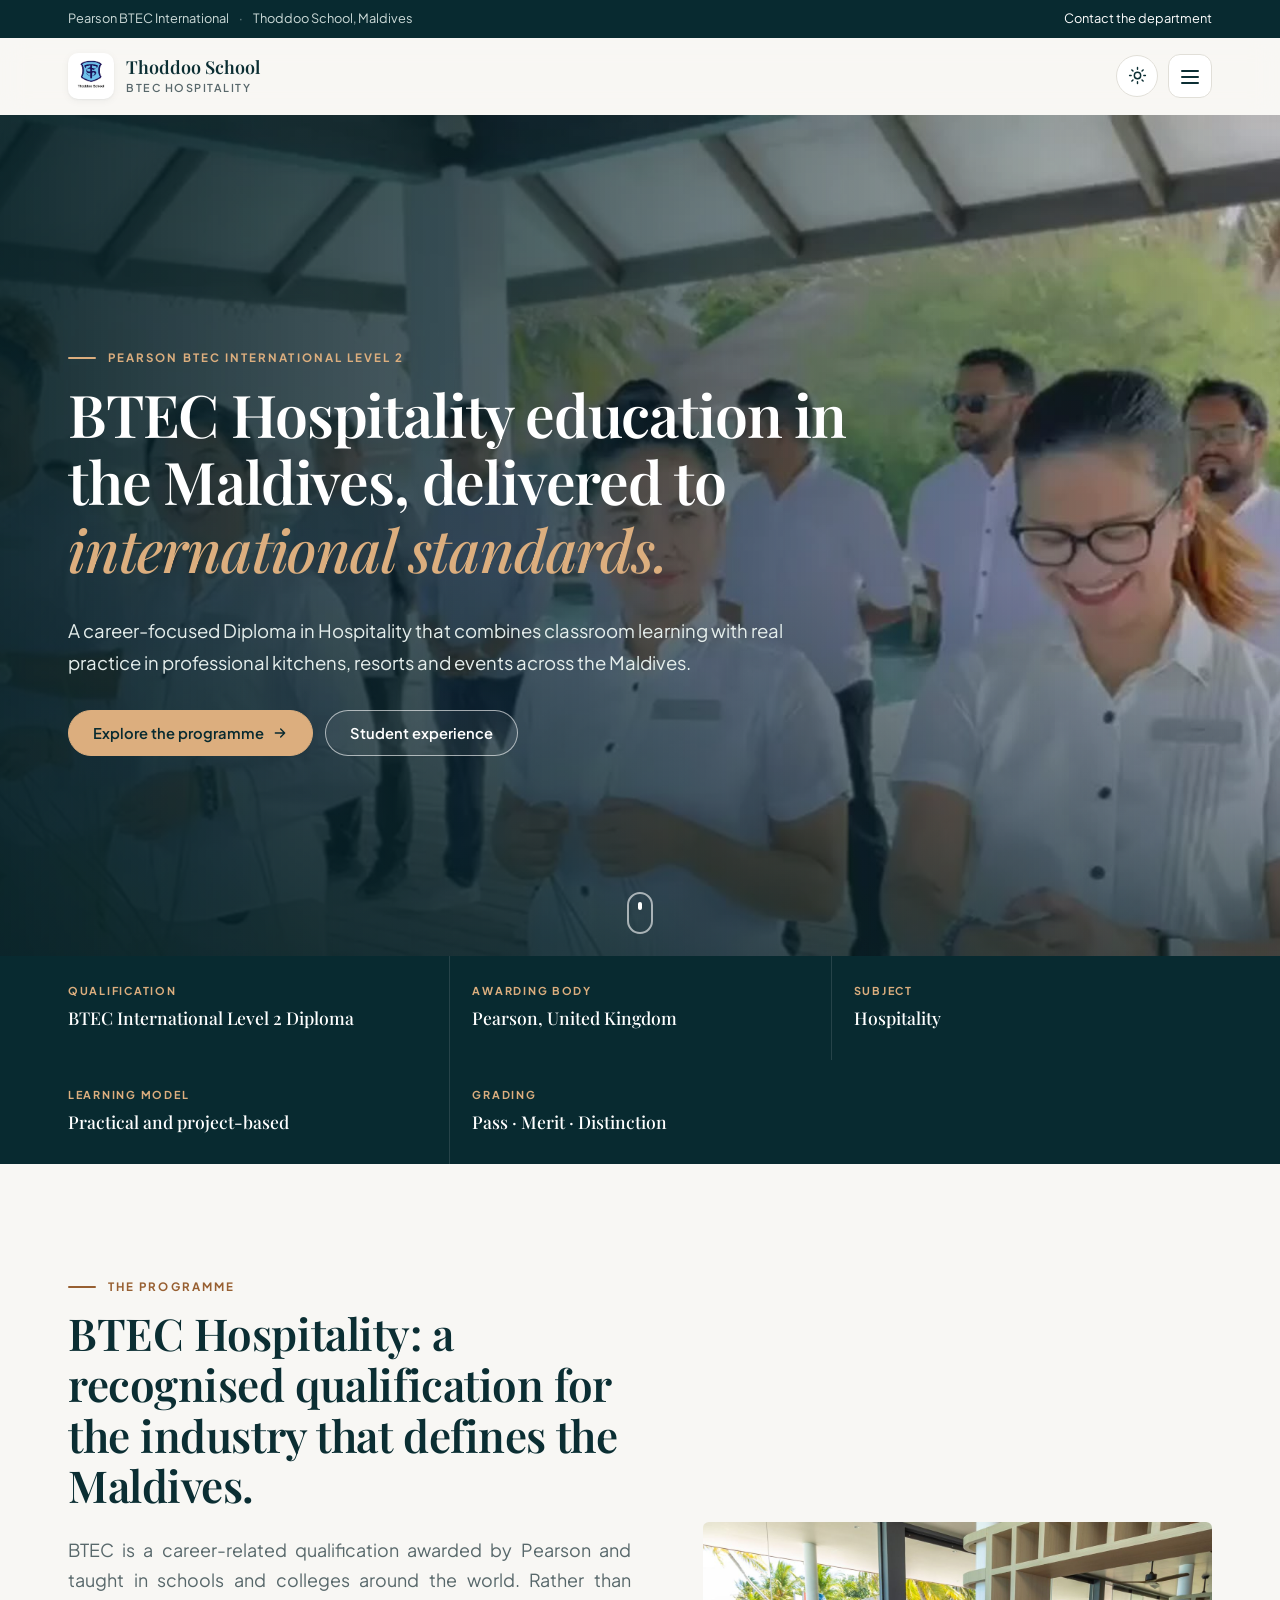
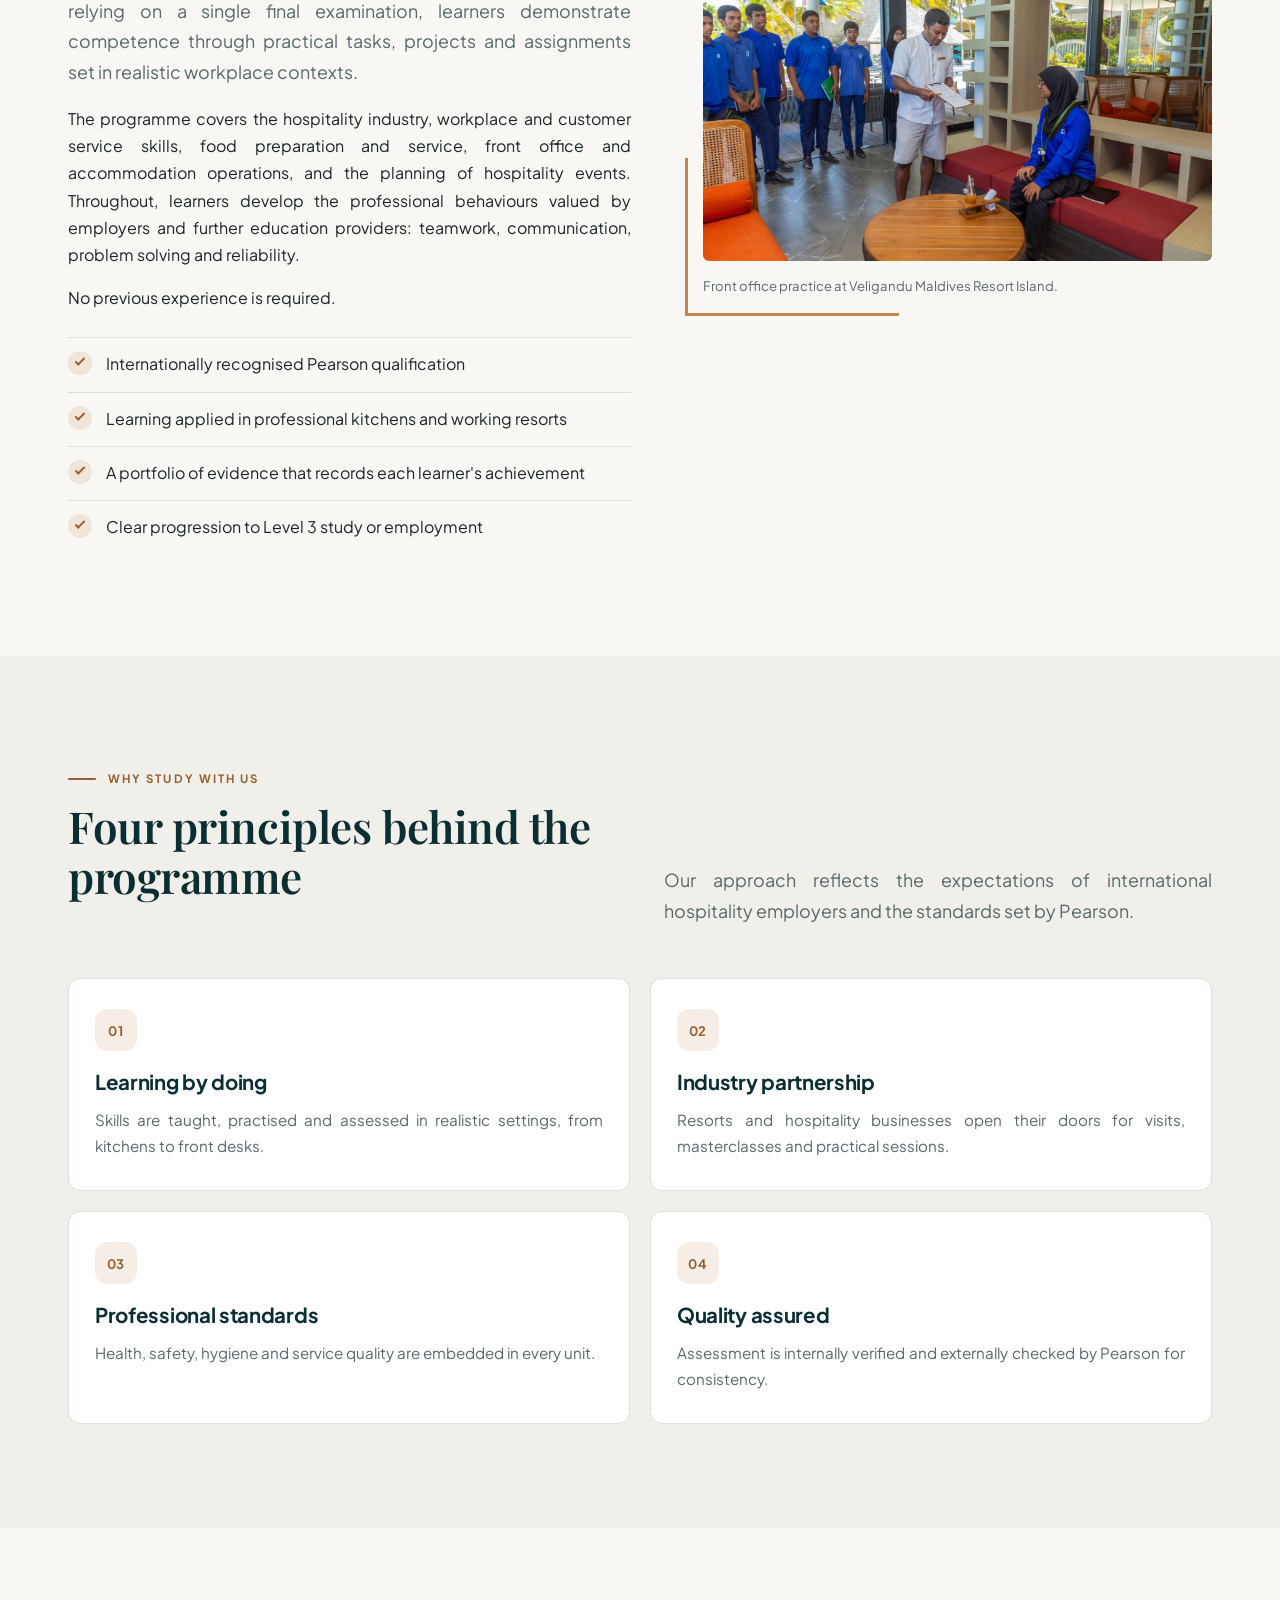
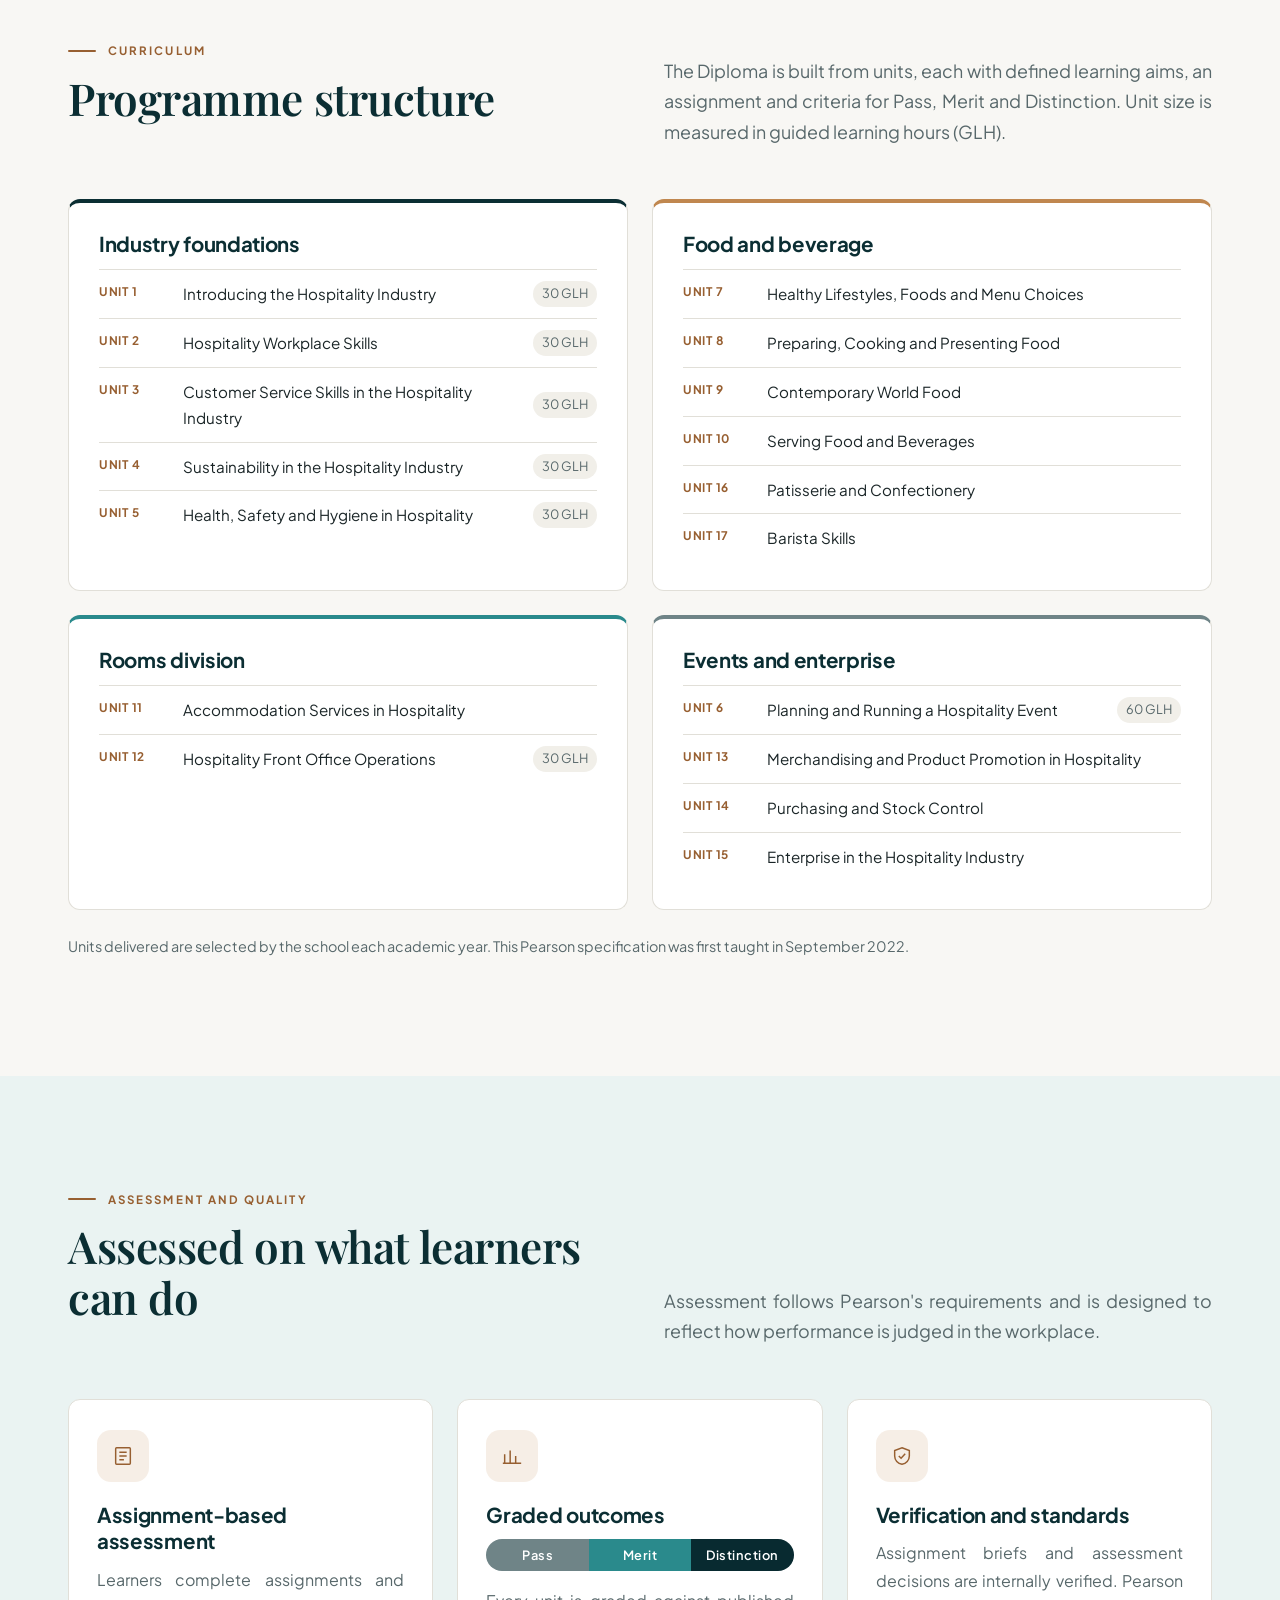
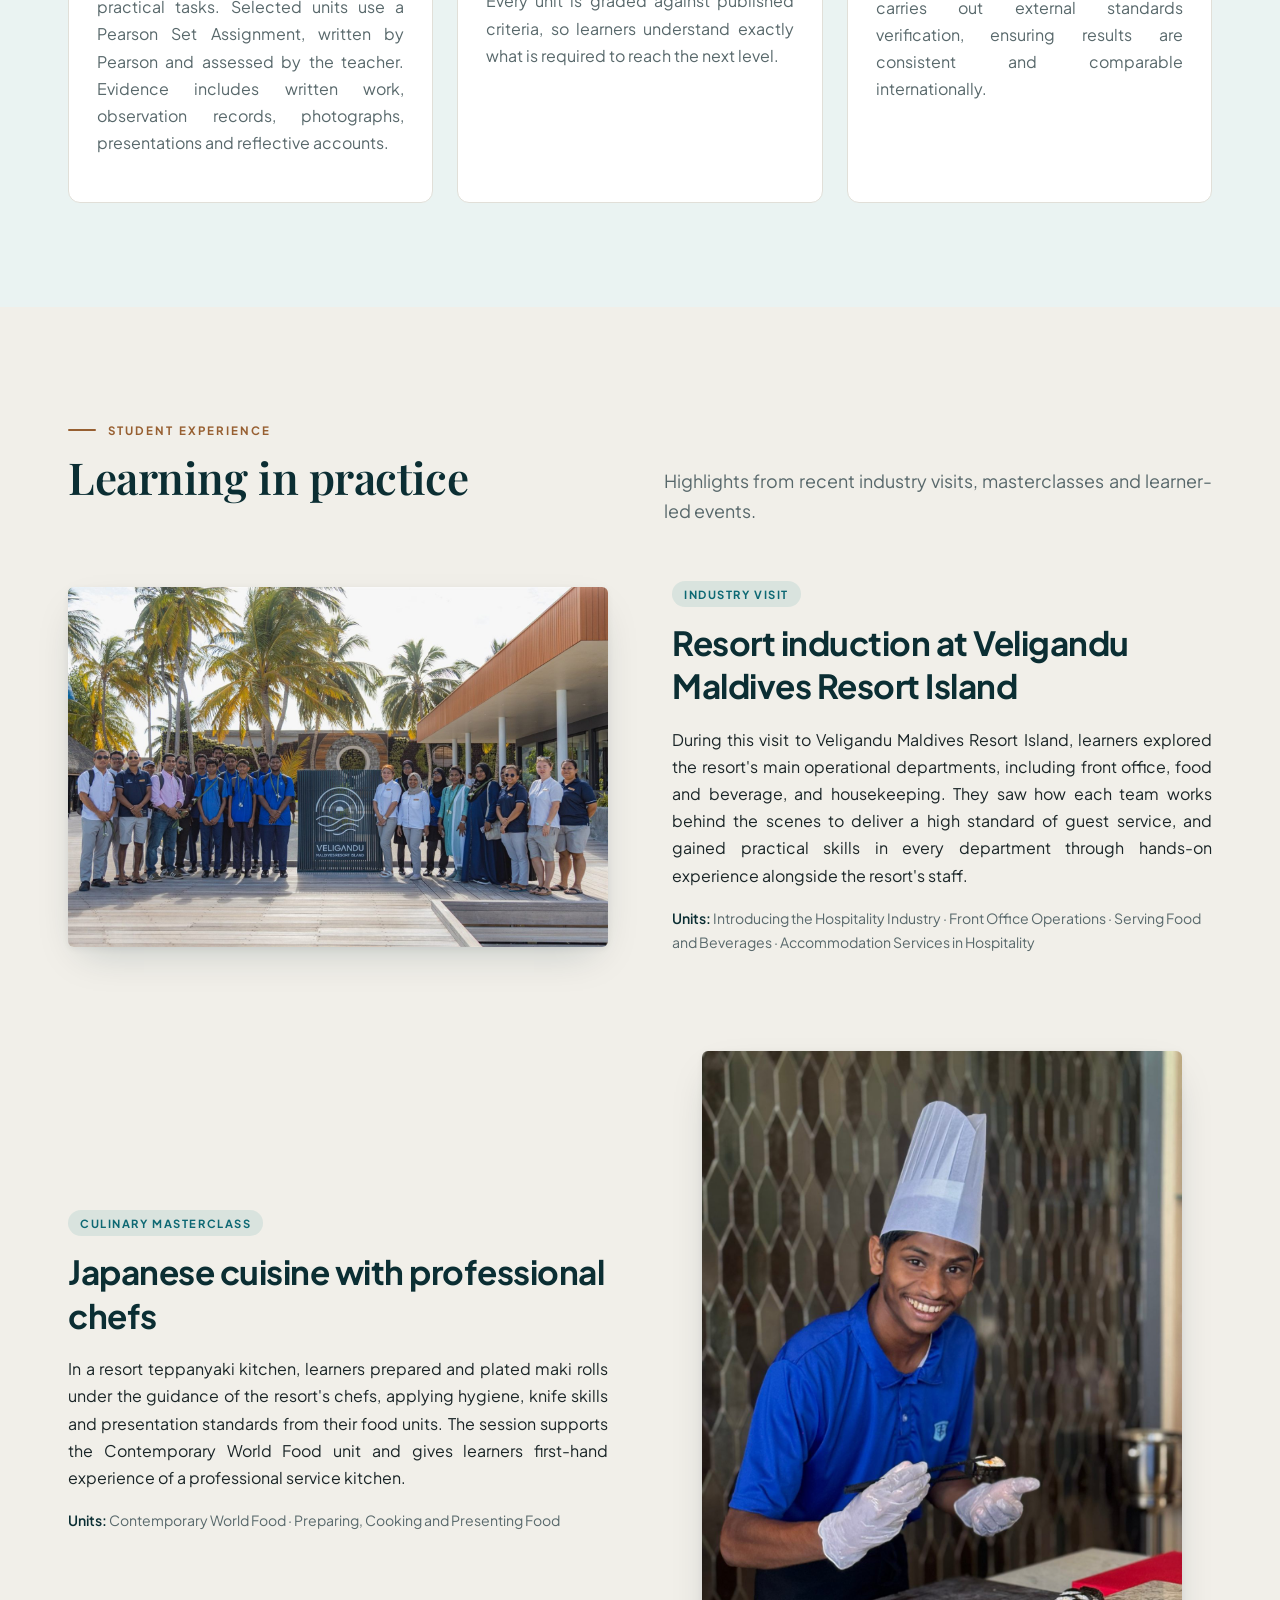
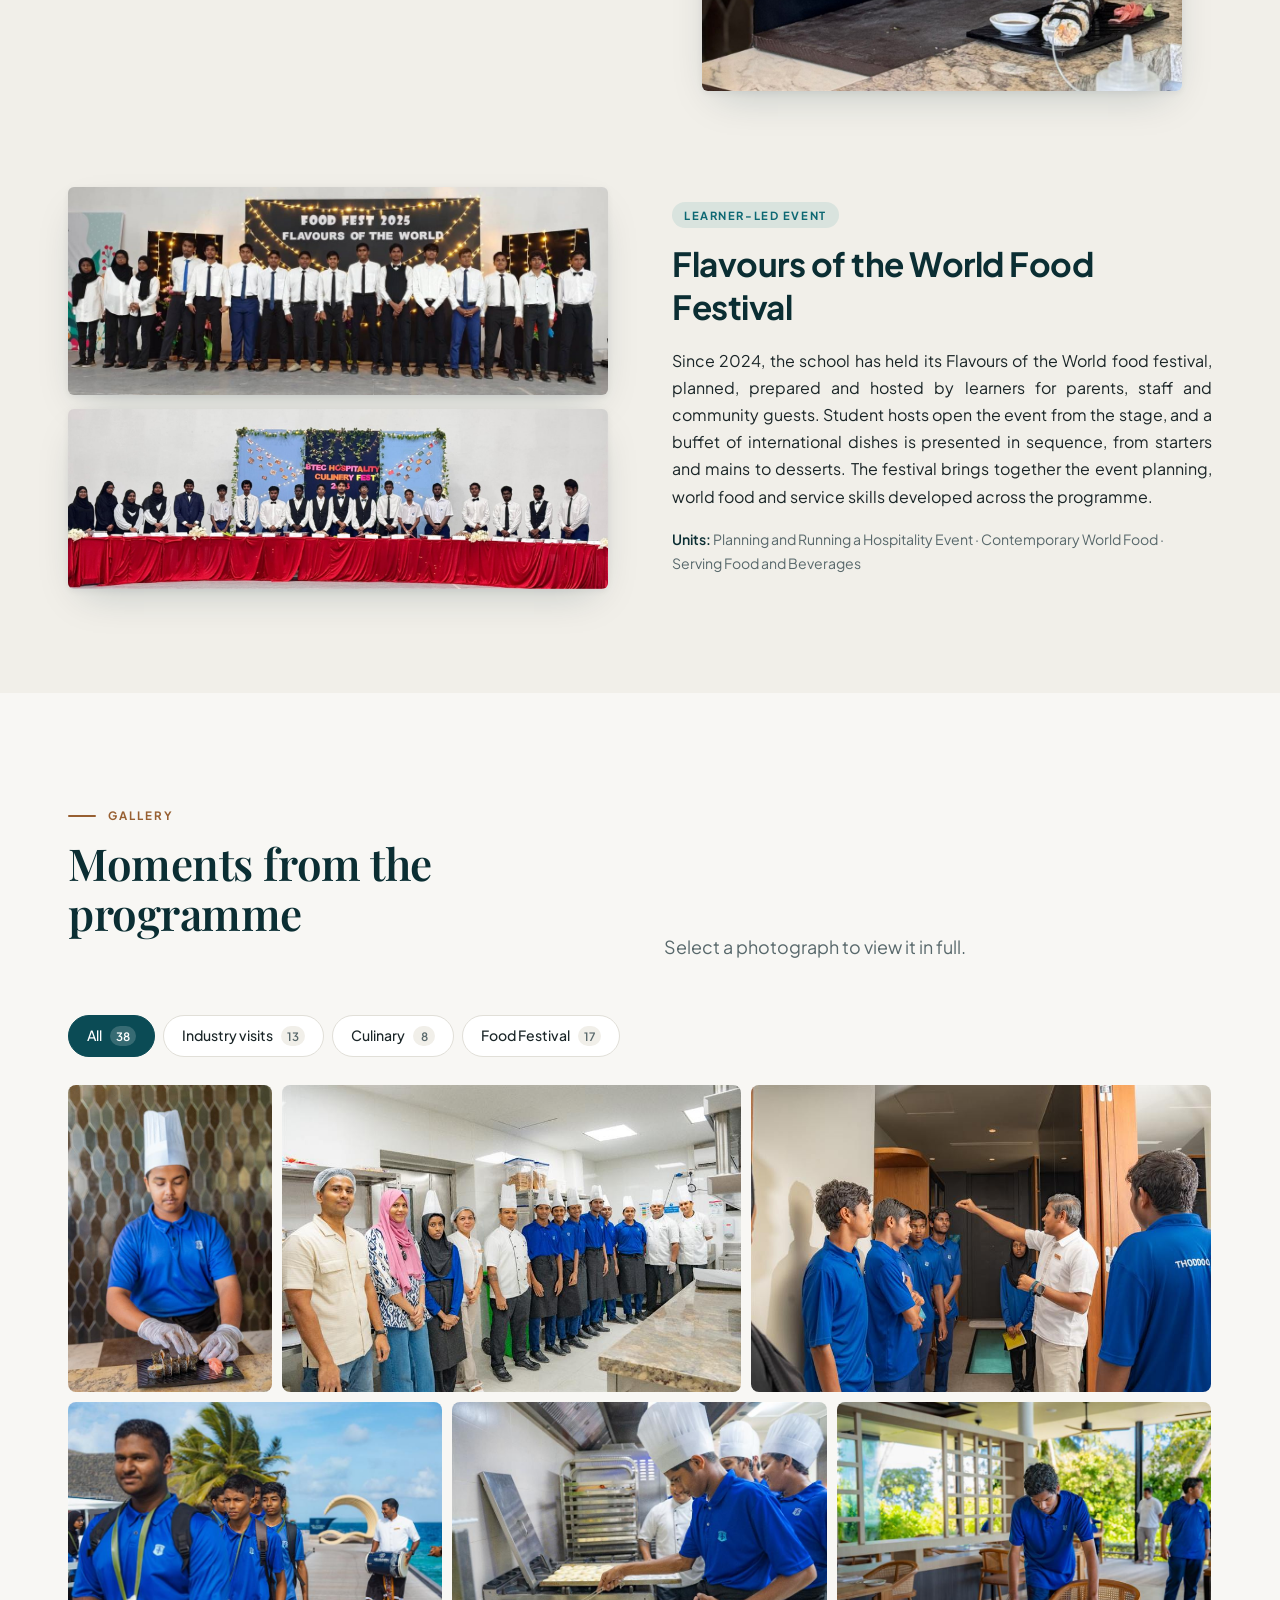
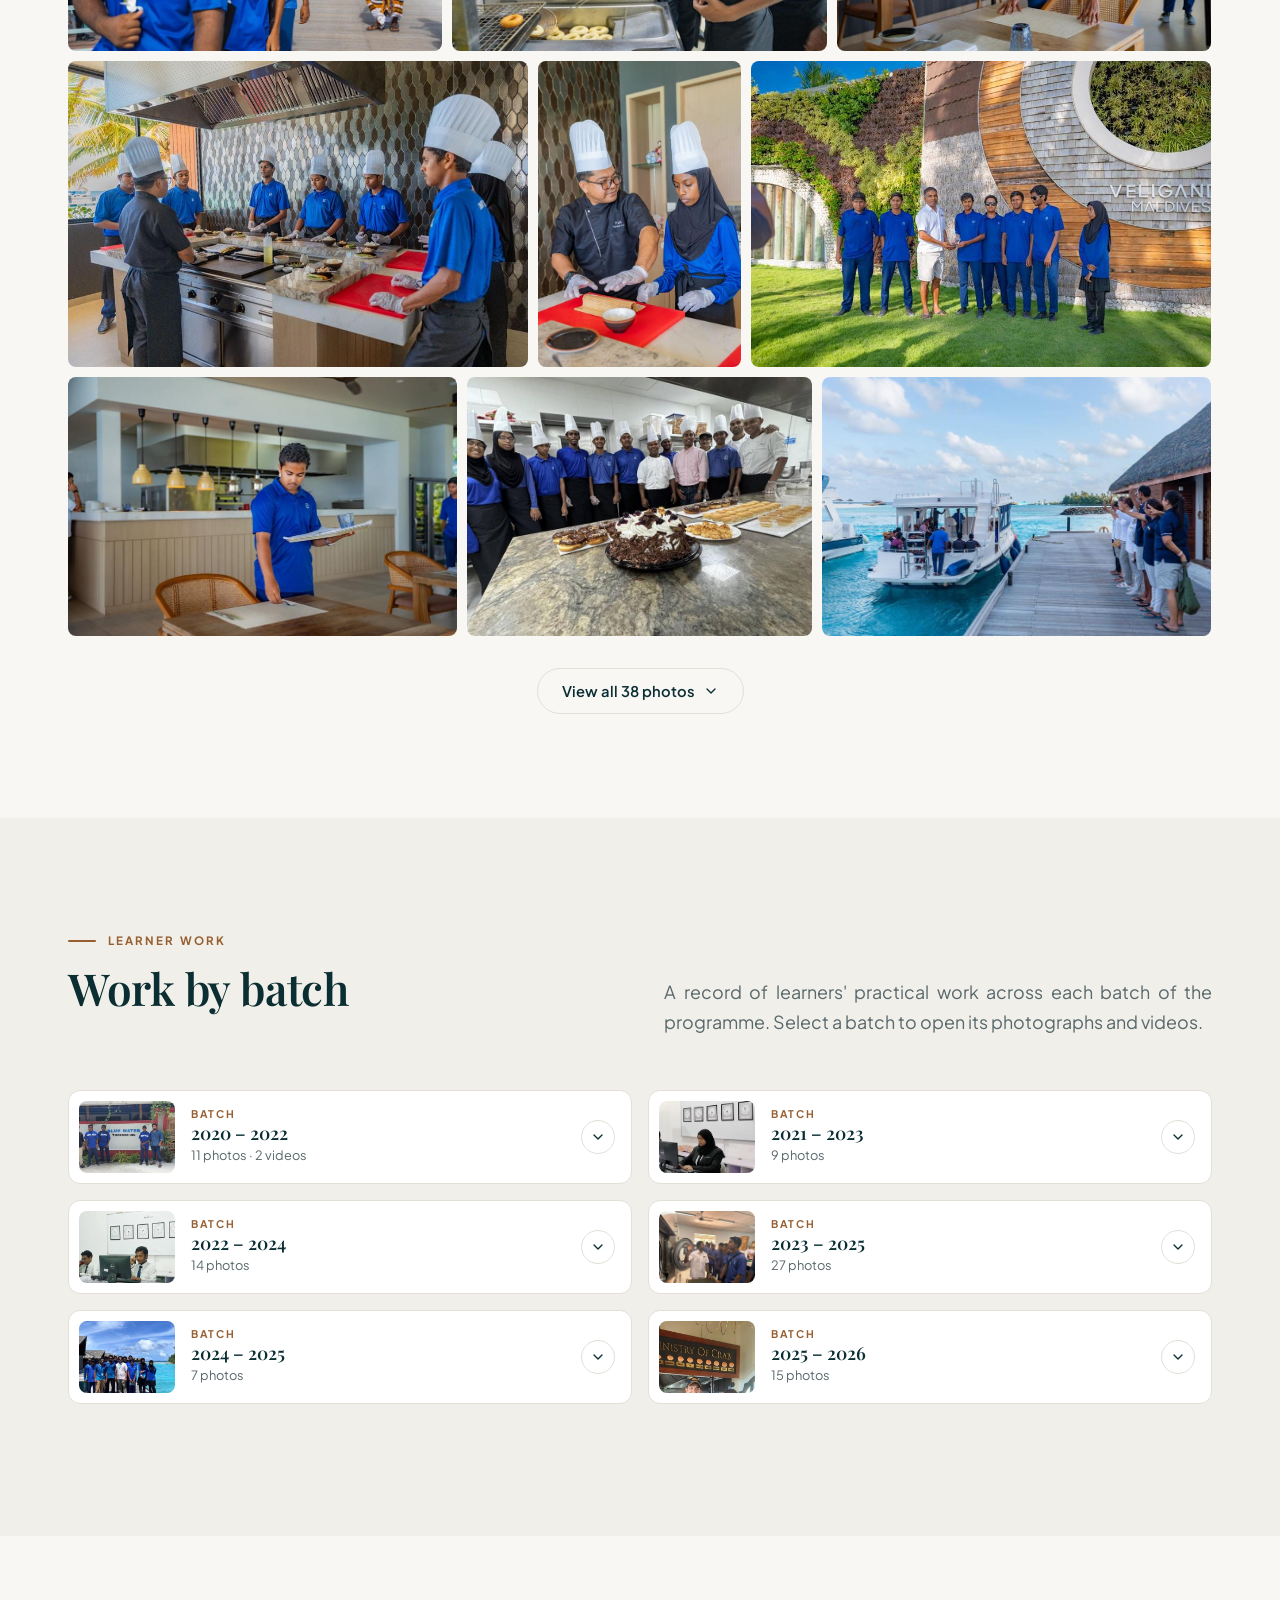
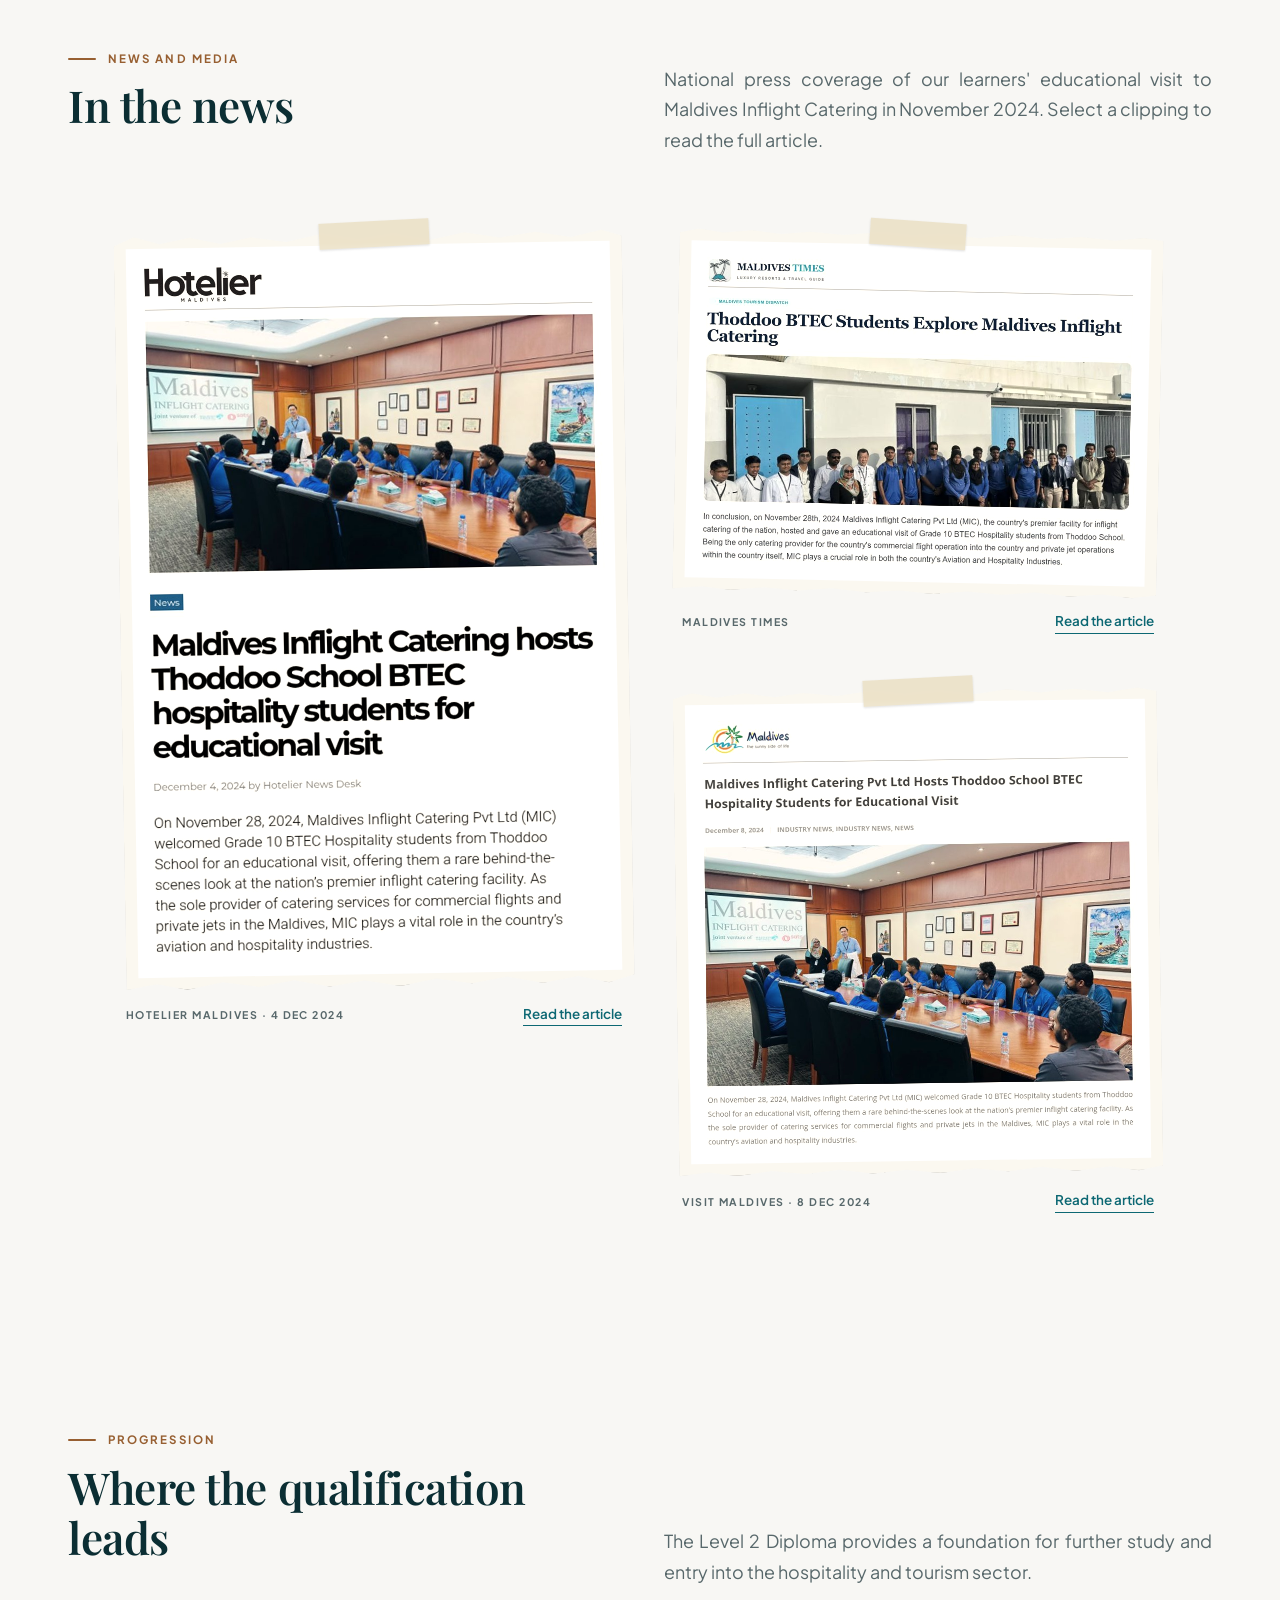
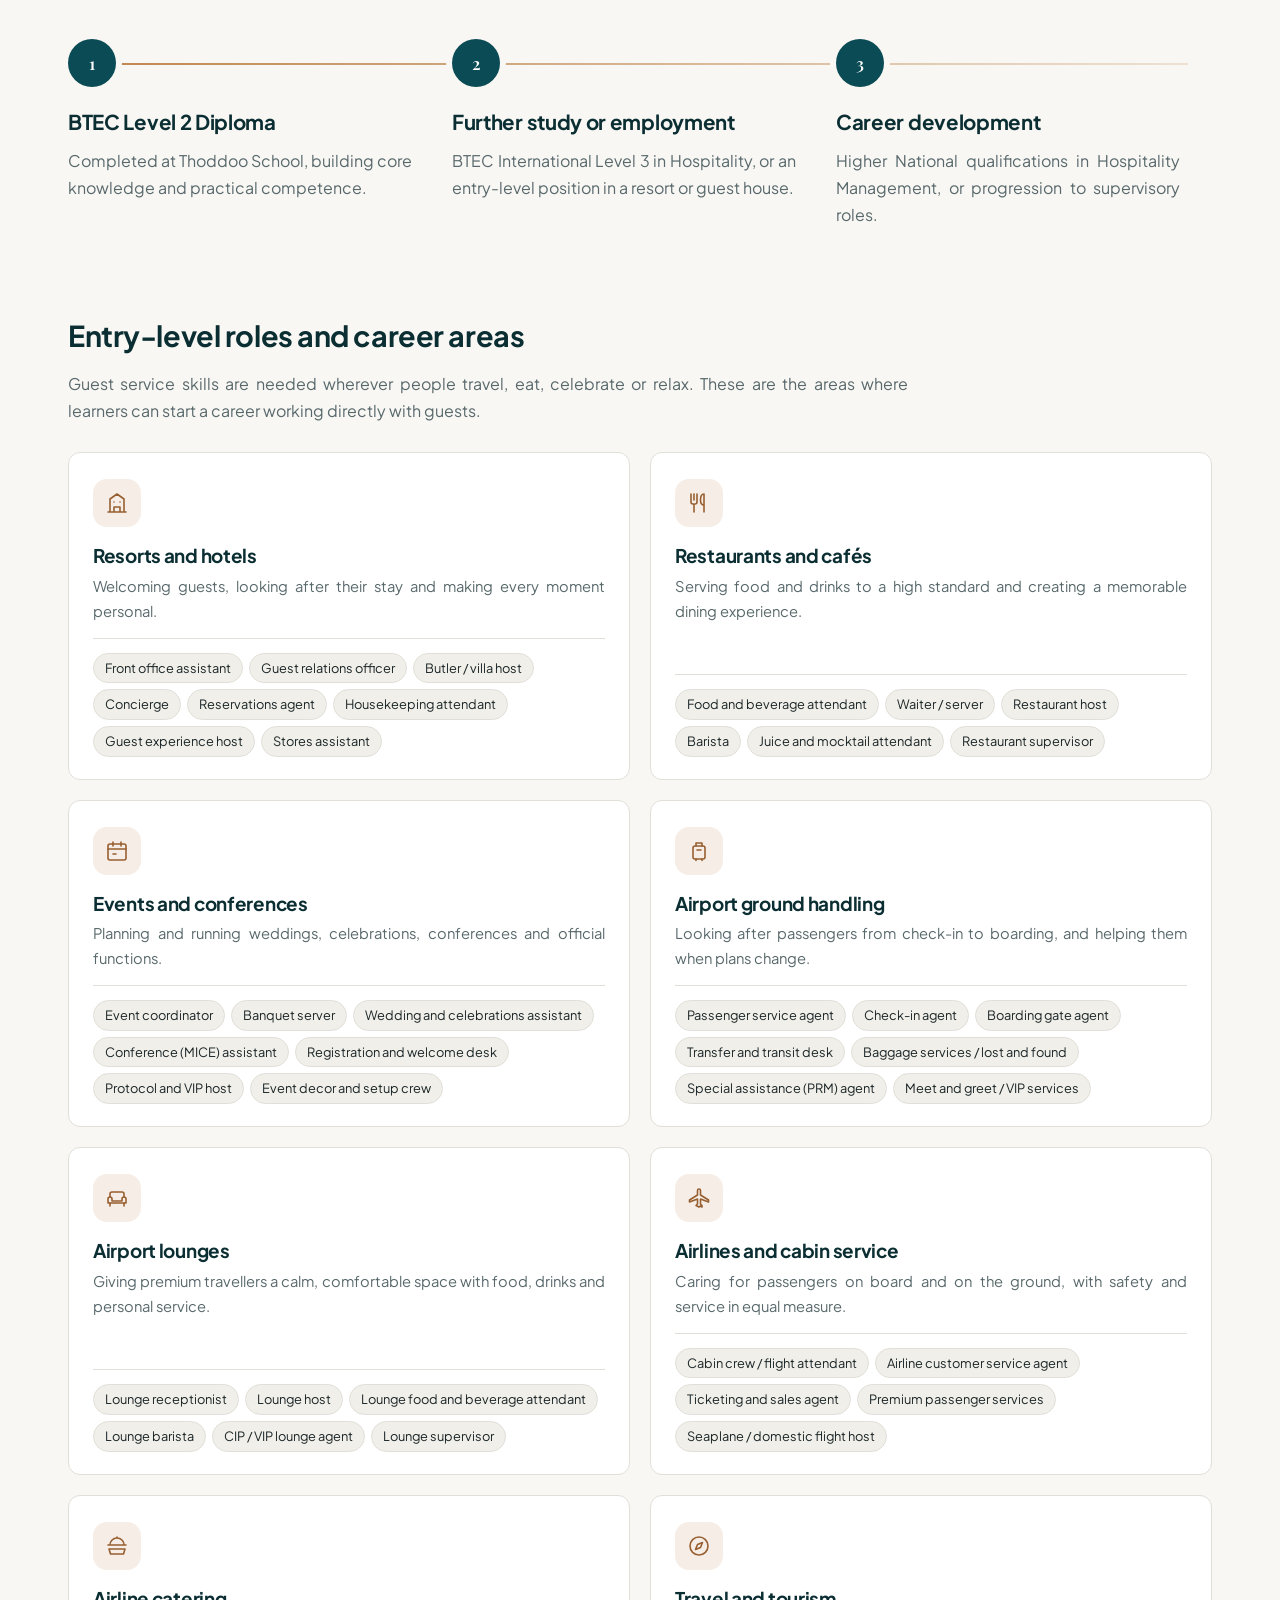
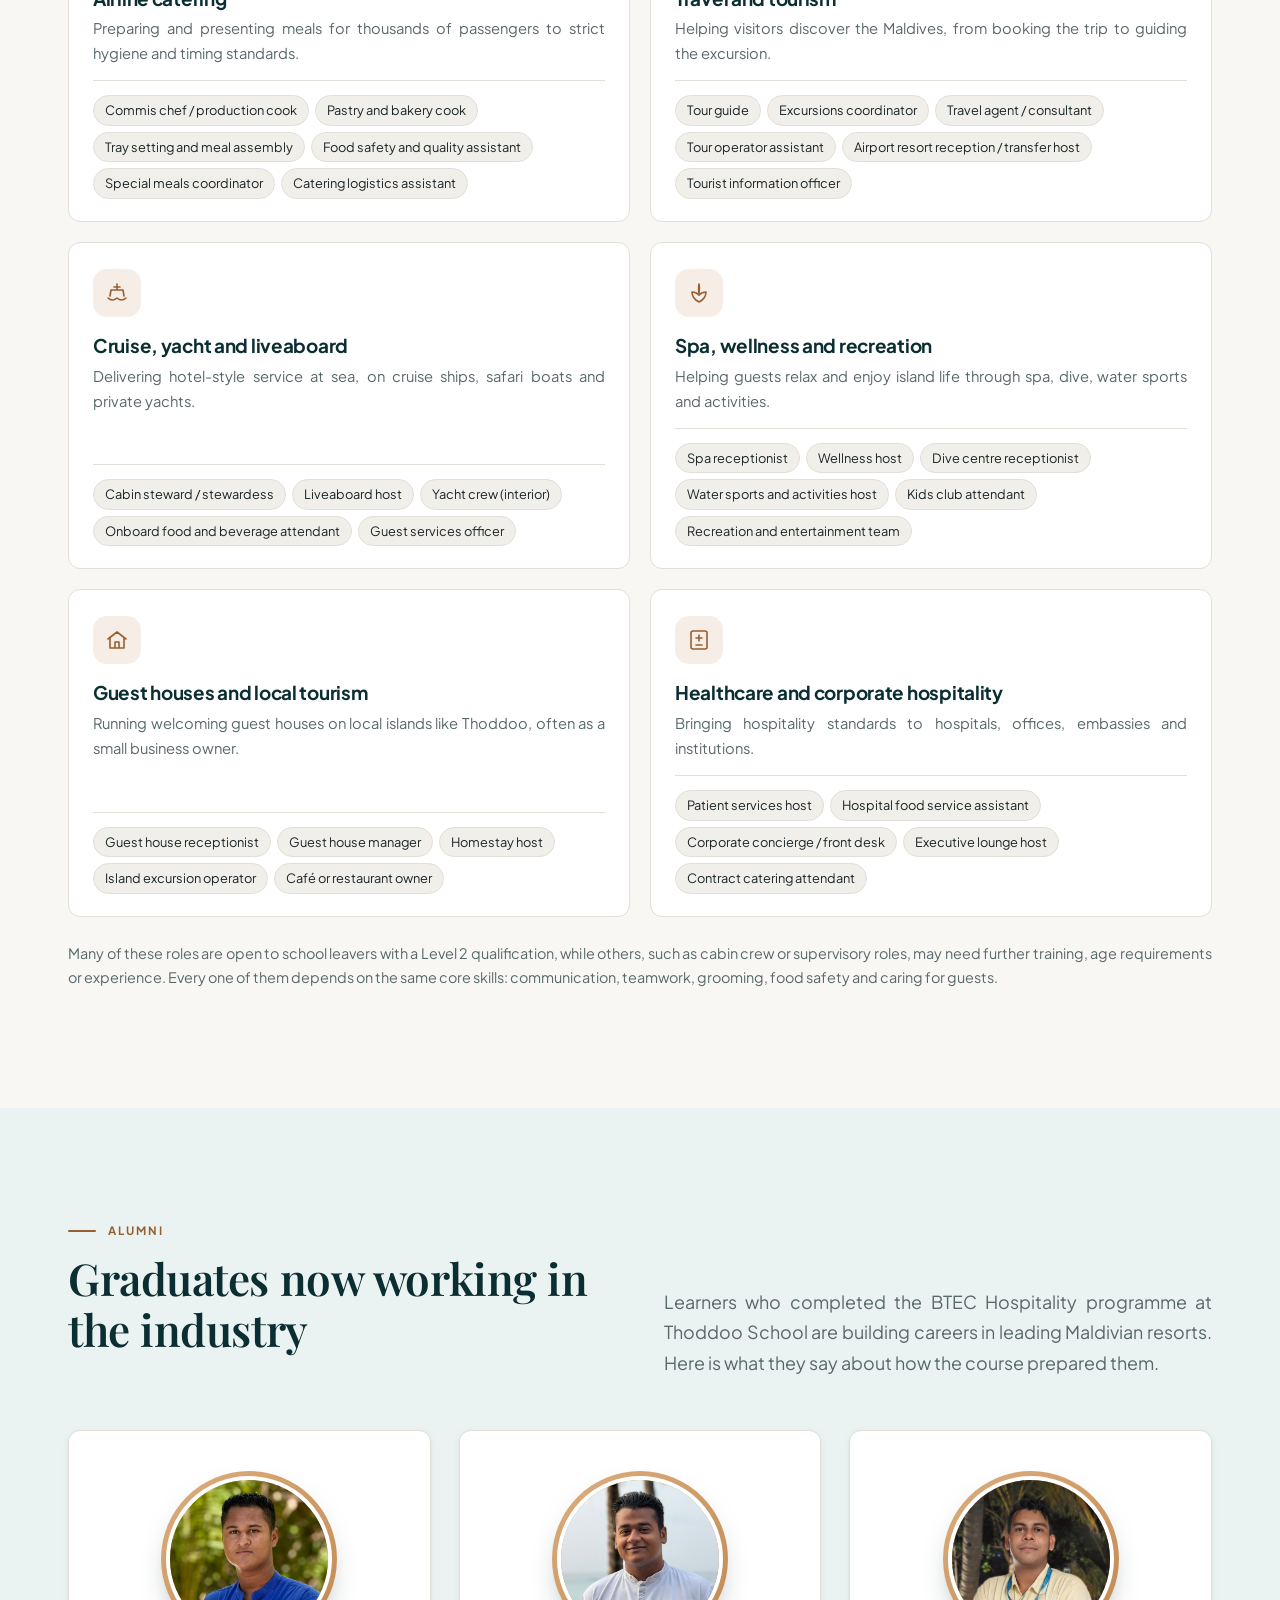
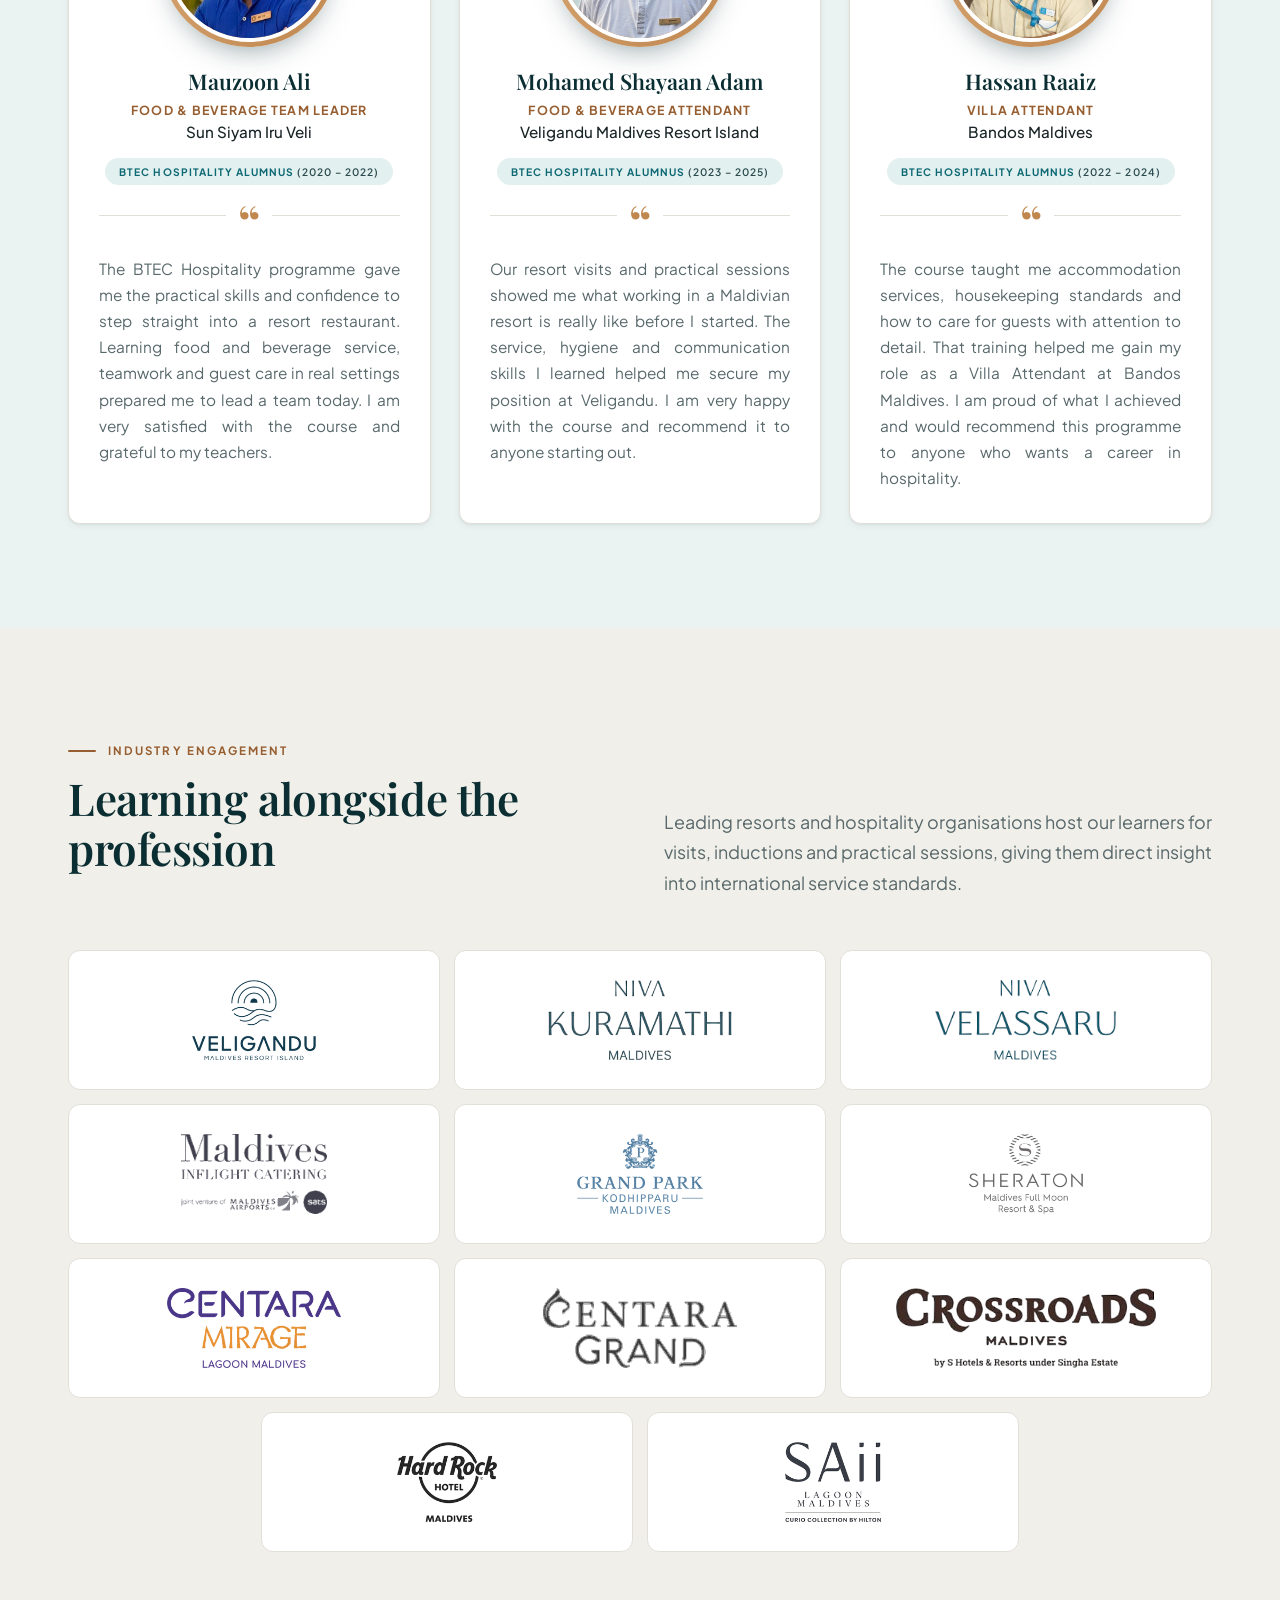
<file: index.html>
<!DOCTYPE html>
<html lang="en">
<head>
<meta charset="utf-8">
<meta name="viewport" content="width=device-width, initial-scale=1, viewport-fit=cover">
<title>BTEC Hospitality Education Maldives | Thoddoo School</title>
<meta name="description" content="BTEC Hospitality education in the Maldives: Pearson Level 2 Diploma covering food and beverage, front office and housekeeping, at Thoddoo School.">
<meta name="theme-color" content="#082a30">
<meta name="robots" content="index, follow, max-image-preview:large">
<meta name="google-site-verification" content="MgCoDVO7WRH9cjXDS6UOZLlcZG1YsaquQxF244NuDoE" />
<meta property="og:type" content="website">
<meta property="og:site_name" content="Thoddoo School BTEC Hospitality">
<meta property="og:locale" content="en_GB">
<meta property="og:title" content="BTEC Hospitality Education Maldives | Thoddoo School">
<meta property="og:description" content="Pearson BTEC Level 2 Diploma in hospitality education: food and beverage, front office and housekeeping, taught in the Maldives at Thoddoo School.">
<meta property="og:image" content="https://btechospitality.github.io/img/veligandu-group.jpg">
<meta property="og:image:width" content="1600">
<meta property="og:image:height" content="1066">
<meta property="og:image:alt" content="Thoddoo School BTEC Hospitality learners with the Veligandu Maldives resort team">
<meta property="og:url" content="https://btechospitality.github.io/">
<meta name="twitter:card" content="summary_large_image">
<meta name="twitter:title" content="BTEC Hospitality Education Maldives | Thoddoo School">
<meta name="twitter:description" content="BTEC Hospitality education in the Maldives: food and beverage, front office and housekeeping.">
<meta name="twitter:image" content="https://btechospitality.github.io/img/veligandu-group.jpg">
<link rel="canonical" href="https://btechospitality.github.io/">
<link rel="alternate" hreflang="en" href="https://btechospitality.github.io/">
<link rel="alternate" hreflang="x-default" href="https://btechospitality.github.io/">
<meta name="keywords" content="BTEC Hospitality, Maldives, hospitality education, food and beverage, front office, housekeeping, Thoddoo School, Pearson BTEC Level 2">
<meta name="twitter:card" content="summary_large_image">
<link rel="icon" href="img/crest.png">
<link rel="apple-touch-icon" href="img/crest.png">
<link rel="preload" as="image" href="img/sheraton-poster.jpg" fetchpriority="high">
<script type="application/ld+json">{"@context":"https://schema.org","@graph":[{"@type":["School","EducationalOrganization"],"@id":"https://btechospitality.github.io/#school","name":"Thoddoo School","alternateName":"Thoddoo School BTEC Hospitality","url":"https://btechospitality.github.io/","logo":"https://btechospitality.github.io/img/crest.png","image":"https://btechospitality.github.io/img/veligandu-group.jpg","description":"Thoddoo School in the Maldives delivers BTEC Hospitality education: the Pearson BTEC International Level 2 Diploma in Hospitality, with practical learning in food and beverage, front office and housekeeping.","email":"admin@thoddooschool.edu.mv","telephone":"+9606660819","address":{"@type":"PostalAddress","streetAddress":"Thoddoo School","addressLocality":"Thoddoo","addressRegion":"Alif Alif Atoll","addressCountry":"MV"},"areaServed":"Maldives","contactPoint":{"@type":"ContactPoint","contactType":"admissions and enquiries","email":"admin@thoddooschool.edu.mv","telephone":"+9606660819","availableLanguage":["English","Dhivehi"]},"knowsAbout":["BTEC Hospitality","Hospitality education","Food and beverage","Front office","Housekeeping"],"keywords":"BTEC Hospitality, Maldives, hospitality education, food and beverage, front office, housekeeping"},{"@type":"WebSite","@id":"https://btechospitality.github.io/#website","url":"https://btechospitality.github.io/","name":"Thoddoo School BTEC Hospitality","inLanguage":"en","publisher":{"@id":"https://btechospitality.github.io/#school"},"description":"BTEC Hospitality education in the Maldives for students and teachers: food and beverage, front office and housekeeping.","audience":{"@type":"EducationalAudience","educationalRole":["student","teacher"]}},{"@type":"Course","name":"Pearson BTEC International Level 2 Diploma in Hospitality","description":"A career-focused Level 2 hospitality education course in the Maldives covering food and beverage, front office and housekeeping operations, customer service and event planning, assessed through practical assignments.","provider":{"@id":"https://btechospitality.github.io/#school"},"educationalLevel":"Level 2","inLanguage":"en","url":"https://btechospitality.github.io/","educationalCredentialAwarded":"Pearson BTEC International Level 2 Diploma in Hospitality","teaches":["Food and beverage service","Front office operations","Housekeeping and accommodation services","Customer service in hospitality","Planning and running hospitality events"],"about":["BTEC Hospitality","Hospitality education","Food and beverage","Front office","Housekeeping"],"keywords":"BTEC Hospitality, Maldives, hospitality education, food and beverage, front office, housekeeping","audience":{"@type":"EducationalAudience","educationalRole":["student","teacher"]}},{"@type":"FAQPage","mainEntity":[{"@type":"Question","name":"What is BTEC Hospitality?","acceptedAnswer":{"@type":"Answer","text":"BTEC Hospitality is a career-related Pearson qualification in which learners build real hospitality skills through practical tasks, projects and assignments rather than a single final exam. At Thoddoo School it is taught as the Pearson BTEC International Level 2 Diploma in Hospitality."}},{"@type":"Question","name":"Where can I study BTEC Hospitality in the Maldives?","acceptedAnswer":{"@type":"Answer","text":"Thoddoo School in Thoddoo, Alif Alif Atoll, offers the Pearson BTEC International Level 2 Diploma in Hospitality, with practical learning in professional kitchens, resorts and events. Use the enquiry form below or contact the department to find out more."}},{"@type":"Question","name":"What qualification will I receive?","acceptedAnswer":{"@type":"Answer","text":"The Pearson BTEC International Level 2 Diploma in Hospitality, awarded by Pearson in the United Kingdom and recognised internationally."}},{"@type":"Question","name":"Do I need previous hospitality experience?","acceptedAnswer":{"@type":"Answer","text":"No. The programme starts from the foundations of the industry, and no previous experience is required."}},{"@type":"Question","name":"Is there a final exam?","acceptedAnswer":{"@type":"Answer","text":"Learners are assessed through assignments, practical tasks and projects rather than a single final examination. Each unit is graded Pass, Merit or Distinction against published criteria."}},{"@type":"Question","name":"Will I get practical experience in real resorts?","acceptedAnswer":{"@type":"Answer","text":"Yes. Industry partners host learners for visits, inductions, masterclasses and practical sessions in professional kitchens, front offices and resort operations."}},{"@type":"Question","name":"What can I do after the Diploma?","acceptedAnswer":{"@type":"Answer","text":"Learners can progress to BTEC International Level 3 in Hospitality, or move into entry-level roles such as commis chef, food and beverage attendant, front office assistant or housekeeping attendant."}},{"@type":"Question","name":"How can resorts become industry partners?","acceptedAnswer":{"@type":"Answer","text":"We welcome visits, masterclasses and practical sessions. Use the enquiry form below and choose \"Industry partnership\"."}}]}]}</script>
<link rel="preconnect" href="https://fonts.googleapis.com">
<link rel="preconnect" href="https://fonts.gstatic.com" crossorigin>
<link rel="stylesheet" href="https://fonts.googleapis.com/css2?family=Playfair+Display:ital,wght@0,500;0,600;0,700;1,500&family=Plus+Jakarta+Sans:wght@400;500;600;700&display=swap">
<link rel="stylesheet" href="css/style.css">
<script>(function(){var r=document.documentElement;r.classList.add('js');try{var t=localStorage.getItem('theme');if(t)r.setAttribute('data-theme',t)}catch(e){}})();</script>
</head>
<body>
<a class="skip" href="#top">Skip to content</a>

<div class="util"><div class="wrap">
<div><span>Pearson BTEC International</span><span>Thoddoo School, Maldives</span></div>
<span><a href="#contact">Contact the department</a></span>
</div></div>

<header class="main"><div class="wrap">
<a class="brand" href="#top"><img src="img/crest.png" alt="Thoddoo School crest"><span><b>Thoddoo School</b><small>BTEC Hospitality</small></span></a>
<nav class="primary" id="nav" aria-label="Main">
<a href="#programme">Programme</a><a href="#curriculum">Curriculum</a><a href="#assessment">Assessment</a><a href="#experience">Experience</a><a href="#gallery">Gallery</a><a href="#work">Learner work</a><a href="#news">News</a><a href="#progression">Careers</a><a href="#faq">FAQ</a><a href="#contact">Contact</a>
</nav>
<div class="header-actions">
<button class="icon-btn theme-toggle" type="button" aria-label="Switch to dark mode"><svg class="sun" viewBox="0 0 24 24" fill="none" stroke="currentColor" stroke-width="1.8" stroke-linecap="round"><circle cx="12" cy="12" r="4"/><path d="M12 2v2M12 20v2M4.9 4.9l1.4 1.4M17.7 17.7l1.4 1.4M2 12h2M20 12h2M4.9 19.1l1.4-1.4M17.7 6.3l1.4-1.4"/></svg><svg class="moon" viewBox="0 0 24 24" fill="none" stroke="currentColor" stroke-width="1.8" stroke-linecap="round" stroke-linejoin="round"><path d="M21 12.8A9 9 0 1 1 11.2 3a7 7 0 0 0 9.8 9.8z"/></svg></button>
<a class="cta sm" href="#contact">Enquire</a>
<button class="menu-btn" type="button" aria-expanded="false" aria-controls="nav" aria-label="Menu"><span></span><span></span><span></span></button>
</div>
</div></header>

<main id="top">

<section class="hero" aria-label="Introduction">
<video class="hero-video" muted loop playsinline preload="none" poster="img/sheraton-poster.jpg" aria-hidden="true" data-src="media/sheraton-hero.mp4"></video>
<div class="wrap hero-in">
<span class="eyebrow">Pearson BTEC International Level 2</span>
<h1>BTEC Hospitality education in the Maldives, delivered to <em>international standards.</em></h1>
<p>A career-focused Diploma in Hospitality that combines classroom learning with real practice in professional kitchens, resorts and events across the Maldives.</p>
<div class="btns"><a class="cta gold" href="#programme">Explore the programme <svg viewBox="0 0 24 24" fill="none" stroke="currentColor" stroke-width="2" stroke-linecap="round" stroke-linejoin="round"><path d="M5 12h14M13 6l6 6-6 6"/></svg></a><a class="cta ghost" href="#experience">Student experience</a></div>
</div>
<a class="scroll-cue" href="#programme" aria-label="Scroll to the programme"></a>
</section>

<dl class="facts" aria-label="Programme at a glance"><div class="wrap">
<div class="fact"><dt>Qualification</dt><dd>BTEC International Level 2 Diploma</dd></div>
<div class="fact"><dt>Awarding body</dt><dd>Pearson, United Kingdom</dd></div>
<div class="fact"><dt>Subject</dt><dd>Hospitality</dd></div>
<div class="fact"><dt>Learning model</dt><dd>Practical and project-based</dd></div>
<div class="fact"><dt>Grading</dt><dd>Pass · Merit · Distinction</dd></div>
</div></dl>

<section id="programme"><div class="wrap split">
<div>
<span class="eyebrow">The programme</span>
<h2>BTEC Hospitality: a recognised qualification for the industry that defines the Maldives.</h2>
<p class="lead">BTEC is a career-related qualification awarded by Pearson and taught in schools and colleges around the world. Rather than relying on a single final examination, learners demonstrate competence through practical tasks, projects and assignments set in realistic workplace contexts.</p>
<p>The programme covers the hospitality industry, workplace and customer service skills, food preparation and service, front office and accommodation operations, and the planning of hospitality events. Throughout, learners develop the professional behaviours valued by employers and further education providers: teamwork, communication, problem solving and reliability.</p>
<p>No previous experience is required.</p>
<ul class="checks">
<li>Internationally recognised Pearson qualification</li>
<li>Learning applied in professional kitchens and working resorts</li>
<li>A portfolio of evidence that records each learner's achievement</li>
<li>Clear progression to Level 3 study or employment</li>
</ul>
</div>
<figure class="figure"><img src="img/front-office.jpg" alt="A resort host guides a student through a guest check-in form in a resort lobby" loading="lazy"><figcaption>Front office practice at Veligandu Maldives Resort Island.</figcaption></figure>
</div></section>

<section class="stone"><div class="wrap">
<div class="head"><div><span class="eyebrow">Why study with us</span><h2>Four principles behind the programme</h2></div><p class="lead">Our approach reflects the expectations of international hospitality employers and the standards set by Pearson.</p></div>
<div class="pillars">
<div class="pillar"><span class="n">01</span><h3>Learning by doing</h3><p>Skills are taught, practised and assessed in realistic settings, from kitchens to front desks.</p></div>
<div class="pillar"><span class="n">02</span><h3>Industry partnership</h3><p>Resorts and hospitality businesses open their doors for visits, masterclasses and practical sessions.</p></div>
<div class="pillar"><span class="n">03</span><h3>Professional standards</h3><p>Health, safety, hygiene and service quality are embedded in every unit.</p></div>
<div class="pillar"><span class="n">04</span><h3>Quality assured</h3><p>Assessment is internally verified and externally checked by Pearson for consistency.</p></div>
</div>
</div></section>

<section id="curriculum"><div class="wrap">
<div class="head"><div><span class="eyebrow">Curriculum</span><h2>Programme structure</h2></div><p class="lead">The Diploma is built from units, each with defined learning aims, an assignment and criteria for Pass, Merit and Distinction. Unit size is measured in guided learning hours (GLH).</p></div>
<div class="strands">
<div class="strand"><h3>Industry foundations</h3><ul class="units">
<li><b>Unit 1</b>Introducing the Hospitality Industry<i>30 GLH</i></li>
<li><b>Unit 2</b>Hospitality Workplace Skills<i>30 GLH</i></li>
<li><b>Unit 3</b>Customer Service Skills in the Hospitality Industry<i>30 GLH</i></li>
<li><b>Unit 4</b>Sustainability in the Hospitality Industry<i>30 GLH</i></li>
<li><b>Unit 5</b>Health, Safety and Hygiene in Hospitality<i>30 GLH</i></li></ul></div>
<div class="strand"><h3>Food and beverage</h3><ul class="units">
<li><b>Unit 7</b>Healthy Lifestyles, Foods and Menu Choices<i></i></li>
<li><b>Unit 8</b>Preparing, Cooking and Presenting Food<i></i></li>
<li><b>Unit 9</b>Contemporary World Food<i></i></li>
<li><b>Unit 10</b>Serving Food and Beverages<i></i></li>
<li><b>Unit 16</b>Patisserie and Confectionery<i></i></li>
<li><b>Unit 17</b>Barista Skills<i></i></li></ul></div>
<div class="strand"><h3>Rooms division</h3><ul class="units">
<li><b>Unit 11</b>Accommodation Services in Hospitality<i></i></li>
<li><b>Unit 12</b>Hospitality Front Office Operations<i>30 GLH</i></li></ul></div>
<div class="strand"><h3>Events and enterprise</h3><ul class="units">
<li><b>Unit 6</b>Planning and Running a Hospitality Event<i>60 GLH</i></li>
<li><b>Unit 13</b>Merchandising and Product Promotion in Hospitality<i></i></li>
<li><b>Unit 14</b>Purchasing and Stock Control<i></i></li>
<li><b>Unit 15</b>Enterprise in the Hospitality Industry<i></i></li></ul></div>
</div>
<p class="note">Units delivered are selected by the school each academic year. This Pearson specification was first taught in September 2022.</p>
</div></section>

<section id="assessment" class="sky"><div class="wrap">
<div class="head"><div><span class="eyebrow">Assessment and quality</span><h2>Assessed on what learners can do</h2></div><p class="lead">Assessment follows Pearson's requirements and is designed to reflect how performance is judged in the workplace.</p></div>
<div class="three">
<div><div class="ic" aria-hidden="true"><svg width="22" height="22" viewBox="0 0 24 24" fill="none" stroke="currentColor" stroke-width="1.6"><rect x="4" y="3" width="16" height="18" rx="1"/><path d="M8 8h8M8 12h8M8 16h5"/></svg></div><h3>Assignment-based assessment</h3><p>Learners complete assignments and practical tasks. Selected units use a Pearson Set Assignment, written by Pearson and assessed by the teacher. Evidence includes written work, observation records, photographs, presentations and reflective accounts.</p></div>
<div><div class="ic" aria-hidden="true"><svg width="22" height="22" viewBox="0 0 24 24" fill="none" stroke="currentColor" stroke-width="1.6"><path d="M4 20V10M10 20V6M16 20v-8M22 20H2"/></svg></div><h3>Graded outcomes</h3><div class="grades"><span>Pass</span><span>Merit</span><span>Distinction</span></div><p>Every unit is graded against published criteria, so learners understand exactly what is required to reach the next level.</p></div>
<div><div class="ic" aria-hidden="true"><svg width="22" height="22" viewBox="0 0 24 24" fill="none" stroke="currentColor" stroke-width="1.6"><path d="M12 3l8 3v6c0 4.5-3.4 8.3-8 9-4.6-.7-8-4.5-8-9V6l8-3z"/><path d="M8.5 12l2.5 2.5 4.5-5"/></svg></div><h3>Verification and standards</h3><p>Assignment briefs and assessment decisions are internally verified. Pearson carries out external standards verification, ensuring results are consistent and comparable internationally.</p></div>
</div>
</div></section>

<section id="experience" class="stone"><div class="wrap">
<div class="head"><div><span class="eyebrow">Student experience</span><h2>Learning in practice</h2></div><p class="lead">Highlights from recent industry visits, masterclasses and learner-led events.</p></div>

<article class="feature">
<div class="media"><img src="img/veligandu-group.jpg" alt="Learners and the Veligandu team at the resort sign" loading="lazy"></div>
<div><span class="tag">Industry visit</span><h3>Resort induction at Veligandu Maldives Resort Island</h3>
<p>During this visit to Veligandu Maldives Resort Island, learners explored the resort's main operational departments, including front office, food and beverage, and housekeeping. They saw how each team works behind the scenes to deliver a high standard of guest service, and gained practical skills in every department through hands-on experience alongside the resort's staff.</p>
<div class="meta"><span><b>Units:</b> Introducing the Hospitality Industry · Front Office Operations · Serving Food and Beverages · Accommodation Services in Hospitality</span></div></div>
</article>

<article class="feature rev">
<div class="media"><img src="img/sushi-student.jpg" alt="A smiling learner presents a piece of sushi he prepared" loading="lazy"></div>
<div><span class="tag">Culinary masterclass</span><h3>Japanese cuisine with professional chefs</h3>
<p>In a resort teppanyaki kitchen, learners prepared and plated maki rolls under the guidance of the resort's chefs, applying hygiene, knife skills and presentation standards from their food units. The session supports the Contemporary World Food unit and gives learners first-hand experience of a professional service kitchen.</p>
<div class="meta"><span><b>Units:</b> Contemporary World Food · Preparing, Cooking and Presenting Food</span></div></div>
</article>

<article class="feature">
<div class="media stack"><img src="img/ff-festival-team.jpg" width="1200" height="462" alt="The learner team lined up in formal service attire in front of the Flavours of the World backdrop" loading="lazy"><img src="img/ff-festival-lineup.jpg" width="1600" height="534" alt="Learners and hosts lined up behind the buffet tables in front of the culinary fest backdrop" loading="lazy"></div>
<div><span class="tag">Learner-led event</span><h3>Flavours of the World Food Festival</h3>
<p>Since 2024, the school has held its Flavours of the World food festival, planned, prepared and hosted by learners for parents, staff and community guests. Student hosts open the event from the stage, and a buffet of international dishes is presented in sequence, from starters and mains to desserts. The festival brings together the event planning, world food and service skills developed across the programme.</p>
<div class="meta"><span><b>Units:</b> Planning and Running a Hospitality Event · Contemporary World Food · Serving Food and Beverages</span></div></div>
</article>
</div></section>

<section id="gallery"><div class="wrap">
<div class="head"><div><span class="eyebrow">Gallery</span><h2>Moments from the programme</h2></div><p class="lead">Select a photograph to view it in full.</p></div>
<div class="filters" role="group" aria-label="Filter photographs">
<button type="button" data-f="all" aria-pressed="true">All</button><button type="button" data-f="visit" aria-pressed="false">Industry visits</button><button type="button" data-f="kitchen" aria-pressed="false">Culinary</button><button type="button" data-f="fest" aria-pressed="false">Food Festival</button>
</div>
<div class="gal">
<button type="button" data-c="kitchen"><img src="img/thumbs/gal-sushi-plating.jpg" data-full="img/gal-sushi-plating.jpg" width="533" height="800" decoding="async" alt="A learner in a chef hat places sushi rolls on a black plate" loading="lazy"><span>Plating sushi rolls with ginger and wasabi</span></button>
<button type="button" data-c="kitchen"><img src="img/thumbs/gal-kitchen-team.jpg" data-full="img/gal-kitchen-team.jpg" width="800" height="533" decoding="async" alt="Learners in chef hats and aprons standing in a row with resort chefs and hosts in a professional kitchen" loading="lazy"><span>Learners with the resort's kitchen team</span></button>
<button type="button" data-c="visit"><img src="img/thumbs/gal-villa-briefing.jpg" data-full="img/gal-villa-briefing.jpg" width="800" height="533" decoding="async" alt="A resort host briefing a group of learners at a villa entrance" loading="lazy"><span>A resort host briefs learners during the visit</span></button>
<button type="button" data-c="visit"><img src="img/thumbs/jetty-welcome.jpg" data-full="img/jetty-welcome.jpg" width="800" height="533" decoding="async" alt="Students arriving on the Veligandu jetty to a traditional drum welcome" loading="lazy"><span>Traditional welcome on arrival at Veligandu</span></button>
<button type="button" data-c="kitchen"><img src="img/thumbs/gal-doughnuts.jpg" data-full="img/gal-doughnuts.jpg" width="800" height="533" decoding="async" alt="A learner in a chef hat lifts doughnuts from a fryer while a chef looks on" loading="lazy"><span>Frying doughnuts in the resort bakery kitchen</span></button>
<button type="button" data-c="visit"><img src="img/thumbs/gal-table-setting.jpg" data-full="img/gal-table-setting.jpg" width="800" height="533" decoding="async" alt="A learner adjusts a place mat while setting a restaurant table" loading="lazy"><span>Table setting practice in the resort restaurant</span></button>
<button type="button" data-c="kitchen"><img src="img/thumbs/gal-teppanyaki-class.jpg" data-full="img/gal-teppanyaki-class.jpg" width="800" height="533" decoding="async" alt="Learners in chef hats at the teppanyaki counter during a sushi class" loading="lazy"><span>Teppanyaki masterclass at the resort</span></button>
<button type="button" data-c="kitchen"><img src="img/thumbs/gal-sushi-demo.jpg" data-full="img/gal-sushi-demo.jpg" width="533" height="800" decoding="async" alt="A teppanyaki chef shows a learner how to roll sushi with a bamboo mat" loading="lazy"><span>A resort chef guides a learner through rolling sushi</span></button>
<button type="button" data-c="visit"><img src="img/thumbs/gal-memento-handover.jpg" data-full="img/gal-memento-handover.jpg" width="800" height="533" decoding="async" alt="A learner and a resort host holding a glass memento in front of the Veligandu sign" loading="lazy"><span>Presenting a memento at Veligandu Maldives</span></button>
<button type="button" data-c="visit"><img src="img/thumbs/gal-tray-service.jpg" data-full="img/gal-tray-service.jpg" width="800" height="533" decoding="async" alt="A learner carries a tray with a glass towards a set table" loading="lazy"><span>Tray service practice in the resort restaurant</span></button>
<button type="button" data-c="kitchen"><img src="img/thumbs/patisserie.jpg" data-full="img/patisserie.jpg" width="800" height="600" decoding="async" alt="Students and chefs behind cakes and pastries" loading="lazy"><span>Patisserie practical in a professional kitchen</span></button>
<button type="button" data-c="visit"><img src="img/thumbs/boat-farewell.jpg" data-full="img/boat-farewell.jpg" width="800" height="533" decoding="async" alt="Resort staff wave farewell as the boat departs" loading="lazy"><span>Farewell from the Veligandu team</span></button>
<button type="button" data-c="fest"><img src="img/thumbs/gal-ff-buffet-display.jpg" data-full="img/gal-ff-buffet-display.jpg" width="800" height="446" decoding="async" alt="Six learners in white shirts stand behind a table of dumplings, sausage rolls and canapes" loading="lazy"><span>Learners with their buffet display</span></button>
<button type="button" data-c="visit"><img src="img/thumbs/veligandu-memento.jpg" data-full="img/veligandu-memento.jpg" width="800" height="450" decoding="async" alt="Students present a memento to Fathulla Ibrahim, General Manager of Veligandu Maldives Resort Island" loading="lazy"><span>Students present a memento to Fathulla Ibrahim, General Manager, Veligandu Maldives</span></button>
<button type="button" data-c="visit"><img src="img/thumbs/welcome-screen.jpg" data-full="img/welcome-screen.jpg" width="800" height="533" decoding="async" alt="Learners with Fathulla Ibrahim, General Manager of Veligandu Maldives Resort Island, in front of a welcome screen" loading="lazy"><span>Learners with Fathulla Ibrahim, General Manager, Veligandu Maldives</span></button>
<button type="button" data-c="visit"><img src="img/thumbs/gm-welcome.jpg" data-full="img/gm-welcome.jpg" width="800" height="533" decoding="async" alt="A resort manager presents to students beside a welcome screen" loading="lazy"><span>Welcome presentation in the resort training room</span></button>
<button type="button" data-c="visit"><img src="img/thumbs/induction-session.jpg" data-full="img/induction-session.jpg" width="800" height="533" decoding="async" alt="Students in the resort training room" loading="lazy"><span>Resort induction session</span></button>
<button type="button" data-c="visit"><img src="img/thumbs/jetty-walk.jpg" data-full="img/jetty-walk.jpg" width="800" height="533" decoding="async" alt="Students and hosts walking along the resort jetty" loading="lazy"><span>Arriving at the resort</span></button>
<button type="button" data-c="kitchen"><img src="img/thumbs/gal-dough-cutting.jpg" data-full="img/gal-dough-cutting.jpg" width="800" height="533" decoding="async" alt="A learner in a chef hat cuts rounds from rolled dough" loading="lazy"><span>Cutting dough in the pastry kitchen</span></button>
<button type="button" data-c="visit"><img src="img/thumbs/veligandu-arch.jpg" data-full="img/veligandu-arch.jpg" width="800" height="600" decoding="async" alt="Students and staff at the Veligandu Maldives sign" loading="lazy"><span>Students and staff at Veligandu Maldives</span></button>
<button type="button" data-c="fest"><img src="img/thumbs/gal-ff-food-station.jpg" data-full="img/gal-ff-food-station.jpg" width="800" height="444" decoding="async" alt="Six learners in white shirts and ties stand behind a table of pasta and salad in front of the festival stage" loading="lazy"><span>Learners at their food station</span></button>
<button type="button" data-c="fest"><img src="img/thumbs/gal-ff-guests-tasting.jpg" data-full="img/gal-ff-guests-tasting.jpg" width="800" height="450" decoding="async" alt="Parents and guests tasting food at set tables in the hall" loading="lazy"><span>Guests tasting the dishes</span></button>
<button type="button" data-c="fest"><img src="img/thumbs/gal-ff-serving-desserts.jpg" data-full="img/gal-ff-serving-desserts.jpg" width="800" height="450" decoding="async" alt="Three learners in white shirts and ties serve desserts with tongs" loading="lazy"><span>Learners serving desserts to guests</span></button>
<button type="button" data-c="fest"><img src="img/thumbs/gal-ff-serving-guests.jpg" data-full="img/gal-ff-serving-guests.jpg" width="800" height="450" decoding="async" alt="Three learners serve savoury snacks to two seated guests" loading="lazy"><span>Learners serving guests at the table</span></button>
<button type="button" data-c="fest"><img src="img/thumbs/ff-hosts.jpg" data-full="img/ff-hosts.jpg" width="800" height="600" decoding="async" alt="Three student hosts at the Food Festival" loading="lazy"><span>Event hosts</span></button>
<button type="button" data-c="fest"><img src="img/thumbs/ff-buffet.jpg" data-full="img/ff-buffet.jpg" width="600" height="800" decoding="async" alt="Guests at the student-prepared buffet" loading="lazy"><span>Guests at the international buffet</span></button>
<button type="button" data-c="fest"><img src="img/thumbs/ff-guests-2.jpg" data-full="img/ff-guests-2.jpg" width="600" height="800" decoding="async" alt="Guests photographing the buffet" loading="lazy"><span>Guests at the Food Festival</span></button>
<button type="button" data-c="fest"><img src="img/thumbs/gal-ff-buffet-hosts.jpg" data-full="img/gal-ff-buffet-hosts.jpg" width="690" height="800" decoding="async" alt="Student hosts in white shirts and ties standing along the buffet while a guest looks at the dishes" loading="lazy"><span>Student hosts at the international buffet</span></button>
<button type="button" data-c="fest"><img src="img/thumbs/gal-ff-buffet-guests.jpg" data-full="img/gal-ff-buffet-guests.jpg" width="723" height="800" decoding="async" alt="A guest points at dishes on the international buffet while student hosts in white shirts and ties look on" loading="lazy"><span>Guests viewing the international buffet</span></button>
<button type="button" data-c="visit"><img src="img/thumbs/kuramathi-plaque.jpg" data-full="img/kuramathi-plaque.jpg" width="600" height="800" decoding="async" alt="During their visit to Kuramathi Maldives, students present a memento to their host" loading="lazy"><span>Students present a memento during their visit to Kuramathi Maldives, 2023</span></button>
<button type="button" data-c="fest"><img src="img/thumbs/gal-ff-dessert-serving-1.jpg" data-full="img/gal-ff-dessert-serving-1.jpg" width="552" height="657" decoding="async" alt="Two learners in white shirts and ties hold a tray of dessert with tongs beside a thatched display" loading="lazy"><span>Learners presenting dessert at their station</span></button>
<button type="button" data-c="fest"><img src="img/thumbs/gal-ff-dessert-serving-2.jpg" data-full="img/gal-ff-dessert-serving-2.jpg" width="618" height="657" decoding="async" alt="Learners in white shirts and a black waistcoat serve a tray of dessert to a seated guest" loading="lazy"><span>Learners serving dessert to guests at the table</span></button>
<button type="button" data-c="fest"><img src="img/thumbs/ff-speaker-3.jpg" data-full="img/ff-speaker-3.jpg" width="600" height="800" decoding="async" alt="A student presents the menu at the Food Festival lectern" loading="lazy"><span>Presenting the menu at the Food Festival</span></button>
<button type="button" data-c="fest"><img src="img/thumbs/ff-speaker-6.jpg" data-full="img/ff-speaker-6.jpg" width="600" height="800" decoding="async" alt="A student host speaking at the Food Festival lectern" loading="lazy"><span>Student host at the Food Festival</span></button>
<button type="button" data-c="fest"><img src="img/thumbs/ff-speaker-1.jpg" data-full="img/ff-speaker-1.jpg" width="600" height="800" decoding="async" alt="A student in waiter attire speaking at the lectern" loading="lazy"><span>Student host opens the festival</span></button>
<button type="button" data-c="fest"><img src="img/thumbs/ff-speaker-2.jpg" data-full="img/ff-speaker-2.jpg" width="800" height="600" decoding="async" alt="A student speaking at the Food Festival lectern" loading="lazy"><span>Student address at the Food Festival</span></button>
<button type="button" data-c="fest"><img src="img/thumbs/ff-speaker-5.jpg" data-full="img/ff-speaker-5.jpg" width="600" height="800" decoding="async" alt="A student in a blue tie speaking at the Food Festival lectern" loading="lazy"><span>Student address at the Food Festival</span></button>
<button type="button" data-c="kitchen"><img src="img/thumbs/sushi-pair.jpg" data-full="img/sushi-pair.jpg" width="600" height="800" decoding="async" alt="Two students plating sushi" loading="lazy"><span>Plating to service standard</span></button>
</div>
<div class="gal-more" hidden><button type="button" class="cta">Show all photos <svg viewBox="0 0 24 24" fill="none" stroke="currentColor" stroke-width="2" stroke-linecap="round" stroke-linejoin="round"><path d="M6 9l6 6 6-6"/></svg></button></div>
</div></section>

<section id="work" class="stone"><div class="wrap">
<div class="head"><div><span class="eyebrow">Learner work</span><h2>Work by batch</h2></div><p class="lead">A record of learners' practical work across each batch of the programme. Select a batch to open its photographs and videos.</p></div>
<div class="work-tabs" aria-label="Batches"><button type="button" id="t-b2020" aria-controls="b2020" aria-expanded="false">2020 – 2022 Batch</button><button type="button" id="t-b2021" aria-controls="b2021" aria-expanded="false">2021 – 2023 Batch</button><button type="button" id="t-b2022" aria-controls="b2022" aria-expanded="false">2022 – 2024 Batch</button><button type="button" id="t-b2023" aria-controls="b2023" aria-expanded="false">2023 – 2025 Batch</button><button type="button" id="t-b2024" aria-controls="b2024" aria-expanded="false">2024 – 2025 Batch</button><button type="button" id="t-b2025" aria-controls="b2025" aria-expanded="false">2025 – 2026 Batch</button></div>
<div class="work-panel" role="region" id="b2020" aria-labelledby="t-b2020" hidden><h3>2020 – 2022 Batch</h3><p>Practical work and assessment evidence from learners in the 2020 – 2022 batch.</p><div class="work-videos">
<figure><video controls muted playsinline preload="none" poster="img/work-2020-task31.jpg"><source src="media/work/2020-task-3-1.mp4" type="video/mp4">Your browser cannot play this video.</video><figcaption>Table service</figcaption></figure>
<figure><video controls muted playsinline preload="none" poster="img/work-2020-task32.jpg"><source src="media/work/2020-task-3-2.mp4" type="video/mp4">Your browser cannot play this video.</video><figcaption>Table service</figcaption></figure>
</div><div class="gal work-gal"><button type="button" data-c="work"><img src="img/thumbs/work-2020-blue-water.jpg" data-full="img/work-2020-blue-water.jpg" width="800" height="450" decoding="async" alt="Learners and staff outside Blue Water Thoddoo Inn" loading="lazy"><span>Visit to Blue Water Thoddoo Inn</span></button><button type="button" data-c="work"><img src="img/thumbs/work-2020-guesthouse-lobby.jpg" data-full="img/work-2020-guesthouse-lobby.jpg" width="800" height="600" decoding="async" alt="Learners and staff in a guesthouse lobby" loading="lazy"><span>Learners in the guesthouse lobby</span></button><button type="button" data-c="work"><img src="img/thumbs/work-2020-bed-making.jpg" data-full="img/work-2020-bed-making.jpg" width="800" height="450" decoding="async" alt="Learners making a bed in a guest room" loading="lazy"><span>Bed making in a guest room</span></button><button type="button" data-c="work"><img src="img/thumbs/work-2020-group.jpg" data-full="img/work-2020-group.jpg" width="800" height="601" decoding="async" alt="Learners and their teacher during a guesthouse visit to Amazing View Thoddoo" loading="lazy"><span>Guesthouse visit to Amazing View Thoddoo</span></button><button type="button" data-c="work"><img src="img/thumbs/work-2020-food-team-1.jpg" data-full="img/work-2020-food-team-1.jpg" width="800" height="360" decoding="async" alt="Four learners present their dishes at a table set for service" loading="lazy"><span>Presenting dishes for assessment</span></button><button type="button" data-c="work"><img src="img/thumbs/work-2020-food-assessment.jpg" data-full="img/work-2020-food-assessment.jpg" width="800" height="360" decoding="async" alt="An assessor records judgements as learners present their dishes" loading="lazy"><span>Practical assessment of food presentation</span></button><button type="button" data-c="work"><img src="img/thumbs/work-2020-food-team-2.jpg" data-full="img/work-2020-food-team-2.jpg" width="800" height="360" decoding="async" alt="Learners stand behind their fried rice and creamy pasta" loading="lazy"><span>Fried rice and creamy pasta presentation</span></button><button type="button" data-c="work"><img src="img/thumbs/work-2020-food-team-3.jpg" data-full="img/work-2020-food-team-3.jpg" width="800" height="360" decoding="async" alt="Learners present sandwiches, mocktails and cupcakes to assessors" loading="lazy"><span>Sandwiches, mocktails and cupcakes for assessors</span></button><button type="button" data-c="work"><img src="img/thumbs/work-2020-buffet-1.jpg" data-full="img/work-2020-buffet-1.jpg" width="800" height="360" decoding="async" alt="Four learners stand behind a candle-lit buffet they prepared" loading="lazy"><span>Candle-lit buffet prepared by learners</span></button><button type="button" data-c="work"><img src="img/thumbs/work-2020-buffet-2.jpg" data-full="img/work-2020-buffet-2.jpg" width="800" height="360" decoding="async" alt="Another team of four learners at the buffet table" loading="lazy"><span>Buffet service team</span></button><button type="button" data-c="work"><img src="img/thumbs/work-2020-buffet-3.jpg" data-full="img/work-2020-buffet-3.jpg" width="800" height="360" decoding="async" alt="Five learners present the complete buffet" loading="lazy"><span>The complete buffet display</span></button></div><div class="work-empty" hidden>Photographs for this batch will be added soon.</div></div><div class="work-panel" role="region" id="b2021" aria-labelledby="t-b2021" hidden><h3>2021 – 2023 Batch</h3><p>Practical work and assessment evidence from learners in the 2021 – 2023 batch.</p><div class="gal work-gal"><button type="button" data-c="work"><img src="img/thumbs/work-2021-front-office-1.jpg" data-full="img/work-2021-front-office-1.jpg" width="474" height="396" decoding="async" alt="A learner in front office uniform working at a reception computer, with world time clocks behind her" loading="lazy"><span>Front office operations at the reception desk</span></button><button type="button" data-c="work"><img src="img/thumbs/work-2021-front-office-2.jpg" data-full="img/work-2021-front-office-2.jpg" width="800" height="579" decoding="async" alt="Two learners at the front desk in the hospitality training room, with world time clocks behind them" loading="lazy"><span>Front office practical in the training room</span></button><button type="button" data-c="work"><img src="img/thumbs/work-2021-table-setting-1.jpg" data-full="img/work-2021-table-setting-1.jpg" width="600" height="800" decoding="async" alt="A learner lays cutlery for a table setting on a terrace" loading="lazy"><span>Table setting for restaurant service</span></button><button type="button" data-c="work"><img src="img/thumbs/work-2021-tray-service.jpg" data-full="img/work-2021-tray-service.jpg" width="600" height="800" decoding="async" alt="A learner carries a service tray to a table" loading="lazy"><span>Tray service at the table</span></button><button type="button" data-c="work"><img src="img/thumbs/work-2021-towel-art.jpg" data-full="img/work-2021-towel-art.jpg" width="800" height="360" decoding="async" alt="Learners shape a swan towel decoration on a hotel bed" loading="lazy"><span>Towel art in accommodation services</span></button><button type="button" data-c="work"><img src="img/thumbs/work-2021-thoddoo-inn.jpg" data-full="img/work-2021-thoddoo-inn.jpg" width="800" height="360" decoding="async" alt="Four learners at the reception of Thoddoo Inn" loading="lazy"><span>Learners at Thoddoo Inn</span></button><button type="button" data-c="work"><img src="img/thumbs/work-2021-room-presentation.jpg" data-full="img/work-2021-room-presentation.jpg" width="800" height="360" decoding="async" alt="Learners present a prepared guest bedroom" loading="lazy"><span>Presenting a prepared guest room</span></button><button type="button" data-c="work"><img src="img/thumbs/work-2021-table-setting-2.jpg" data-full="img/work-2021-table-setting-2.jpg" width="600" height="800" decoding="async" alt="A learner places cutlery on a terrace table" loading="lazy"><span>Laying cutlery to service standard</span></button><button type="button" data-c="work"><img src="img/thumbs/work-2021-kitchen-brigade.jpg" data-full="img/work-2021-kitchen-brigade.jpg" width="800" height="360" decoding="async" alt="Four learners wearing paper chef hats labelled with kitchen brigade roles" loading="lazy"><span>Kitchen brigade roles: head chef, assistant chef and junior chefs</span></button></div><div class="work-empty" hidden>Photographs for this batch will be added soon.</div></div><div class="work-panel" role="region" id="b2022" aria-labelledby="t-b2022" hidden><h3>2022 – 2024 Batch</h3><p>Practical work and assessment evidence from learners in the 2022 – 2024 batch.</p><div class="gal work-gal"><button type="button" data-c="work"><img src="img/thumbs/work-2022-telephone.jpg" data-full="img/work-2022-telephone.jpg" width="748" height="460" decoding="async" alt="Two learners handle telephone reservations at front office workstations" loading="lazy"><span>Handling telephone reservations at the front office</span></button><button type="button" data-c="work"><img src="img/thumbs/work-2022-pastry-mixing.jpg" data-full="img/work-2022-pastry-mixing.jpg" width="800" height="600" decoding="async" alt="A learner mixes batter while chefs observe" loading="lazy"><span>Pastry masterclass with professional chefs</span></button><button type="button" data-c="work"><img src="img/thumbs/work-2022-oven-tray.jpg" data-full="img/work-2022-oven-tray.jpg" width="600" height="800" decoding="async" alt="A learner in a hairnet removes a tray of cookies from the oven" loading="lazy"><span>Baking in a commercial kitchen</span></button><button type="button" data-c="work"><img src="img/thumbs/work-2022-oven-mitts.jpg" data-full="img/work-2022-oven-mitts.jpg" width="600" height="800" decoding="async" alt="A learner in oven mitts prepares to use the deck oven" loading="lazy"><span>Safe use of the deck oven</span></button><button type="button" data-c="work"><img src="img/thumbs/work-2022-cupcakes.jpg" data-full="img/work-2022-cupcakes.jpg" width="800" height="600" decoding="async" alt="A chef demonstrates filling cupcake cases to learners" loading="lazy"><span>Cupcake preparation with the chef</span></button><button type="button" data-c="work"><img src="img/thumbs/work-2022-pastry-results.jpg" data-full="img/work-2022-pastry-results.jpg" width="800" height="600" decoding="async" alt="Learners present cookies and cupcakes with two chefs" loading="lazy"><span>Presenting finished cookies and cupcakes</span></button><button type="button" data-c="work"><img src="img/thumbs/work-2022-beach-setup.jpg" data-full="img/work-2022-beach-setup.jpg" width="800" height="800" decoding="async" alt="Learners hang drapes on a beach dining canopy" loading="lazy"><span>Setting up a beach dining event</span></button><button type="button" data-c="work"><img src="img/thumbs/work-2022-beach-canopy.jpg" data-full="img/work-2022-beach-canopy.jpg" width="800" height="800" decoding="async" alt="A finished beach dining canopy with white drapes and flowers" loading="lazy"><span>The finished beach dining setup</span></button><button type="button" data-c="work"><img src="img/thumbs/work-2022-fairy-lights.jpg" data-full="img/work-2022-fairy-lights.jpg" width="800" height="800" decoding="async" alt="Learners prepare fairy lights at the beach event" loading="lazy"><span>Preparing lighting for the event</span></button><button type="button" data-c="work"><img src="img/thumbs/work-2022-garland.jpg" data-full="img/work-2022-garland.jpg" width="800" height="800" decoding="async" alt="A learner wraps a flower garland around a pole" loading="lazy"><span>Decorating with floral garlands</span></button><button type="button" data-c="work"><img src="img/thumbs/work-2022-buffet-decor.jpg" data-full="img/work-2022-buffet-decor.jpg" width="800" height="800" decoding="async" alt="Learners decorate the buffet area on the beach" loading="lazy"><span>Dressing the beach buffet area</span></button><button type="button" data-c="work"><img src="img/thumbs/work-2022-beach-buffet.jpg" data-full="img/work-2022-beach-buffet.jpg" width="800" height="800" decoding="async" alt="Guests dine on the beach beside the buffet run by learners" loading="lazy"><span>Beach buffet service for guests</span></button><button type="button" data-c="work"><img src="img/thumbs/work-2022-knife-skills.jpg" data-full="img/work-2022-knife-skills.jpg" width="800" height="359" decoding="async" alt="A learner in a hairnet dices onion on a red chopping board while another watches" loading="lazy"><span>Knife skills and food preparation</span></button><button type="button" data-c="work"><img src="img/thumbs/work-2022-cooking.jpg" data-full="img/work-2022-cooking.jpg" width="800" height="359" decoding="async" alt="A learner adds chopped onion to a wok on the stove" loading="lazy"><span>Cooking in the kitchen</span></button></div><div class="work-empty" hidden>Photographs for this batch will be added soon.</div></div><div class="work-panel" role="region" id="b2023" aria-labelledby="t-b2023" hidden><h3>2023 – 2025 Batch</h3><p>Practical work and assessment evidence from learners in the 2023 – 2025 batch.</p><div class="gal work-gal"><button type="button" data-c="work"><img src="img/thumbs/work-2023-laundry.jpg" data-full="img/work-2023-laundry.jpg" width="800" height="600" decoding="async" alt="A resort staff member explains the commercial laundry to learners" loading="lazy"><span>Tour of the resort laundry</span></button><button type="button" data-c="work"><img src="img/thumbs/work-2023-orientation-notes.jpg" data-full="img/work-2023-orientation-notes.jpg" width="800" height="600" decoding="async" alt="Learners take notes during a resort orientation session" loading="lazy"><span>Taking notes during the orientation</span></button><button type="button" data-c="work"><img src="img/thumbs/work-2023-orientation-session.jpg" data-full="img/work-2023-orientation-session.jpg" width="800" height="600" decoding="async" alt="Learners listen during a session in the resort training room" loading="lazy"><span>Resort orientation session</span></button><button type="button" data-c="work"><img src="img/thumbs/work-2023-departure.jpg" data-full="img/work-2023-departure.jpg" width="800" height="450" decoding="async" alt="The batch lined up on the jetty before boarding the boat" loading="lazy"><span>Departing for the resort visit</span></button><button type="button" data-c="work"><img src="img/thumbs/work-2023-sales-presentation.jpg" data-full="img/work-2023-sales-presentation.jpg" width="800" height="450" decoding="async" alt="The Assistant Director of Sales presents the Marketing and Sales Department to learners" loading="lazy"><span>Marketing and Sales Department presentation</span></button><button type="button" data-c="work"><img src="img/thumbs/work-2023-training-room.jpg" data-full="img/work-2023-training-room.jpg" width="600" height="800" decoding="async" alt="Learners in the resort training room" loading="lazy"><span>Learning in the resort training room</span></button><button type="button" data-c="work"><img src="img/thumbs/work-2023-memento.jpg" data-full="img/work-2023-memento.jpg" width="800" height="450" decoding="async" alt="Learners present a memento to their host outside the resort" loading="lazy"><span>Presenting a memento to the resort host</span></button><button type="button" data-c="work"><img src="img/thumbs/work-2023-reception-1.jpg" data-full="img/work-2023-reception-1.jpg" width="800" height="359" decoding="async" alt="Two learners in white shirts and ties at a guesthouse reception desk" loading="lazy"><span>Front desk practice at the guesthouse reception</span></button><button type="button" data-c="work"><img src="img/thumbs/work-2023-reception-2.jpg" data-full="img/work-2023-reception-2.jpg" width="800" height="359" decoding="async" alt="Two learners at the guesthouse reception desk" loading="lazy"><span>Welcoming guests at reception</span></button><button type="button" data-c="work"><img src="img/thumbs/work-2023-reception-3.jpg" data-full="img/work-2023-reception-3.jpg" width="800" height="359" decoding="async" alt="Two learners in shirts and ties staffing the reception desk" loading="lazy"><span>Reception desk duties</span></button><button type="button" data-c="work"><img src="img/thumbs/work-2023-manta-bay.jpg" data-full="img/work-2023-manta-bay.jpg" width="800" height="361" decoding="async" alt="The batch with their teacher outside Manta Bay guesthouse" loading="lazy"><span>Guesthouse visit to Manta Bay</span></button><button type="button" data-c="work"><img src="img/thumbs/work-2023-sheraton-vision.jpg" data-full="img/work-2023-sheraton-vision.jpg" width="800" height="600" decoding="async" alt="A Sheraton team member presents the resort vision to learners" loading="lazy"><span>Resort vision presentation at Sheraton Maldives Full Moon Resort & Spa</span></button><button type="button" data-c="work"><img src="img/thumbs/work-2023-restaurant-briefing.jpg" data-full="img/work-2023-restaurant-briefing.jpg" width="800" height="600" decoding="async" alt="A restaurant manager briefs learners in a resort dining room" loading="lazy"><span>Restaurant briefing during the resort visit</span></button><button type="button" data-c="work"><img src="img/thumbs/work-2023-leaf-art.jpg" data-full="img/work-2023-leaf-art.jpg" width="800" height="600" decoding="async" alt="A bed decorated with leaf art spelling Welcome to Thoddoo School" loading="lazy"><span>Leaf art welcome on a guest bed</span></button><button type="button" data-c="work"><img src="img/thumbs/work-2023-mic-presentation.jpg" data-full="img/work-2023-mic-presentation.jpg" width="800" height="600" decoding="async" alt="Learners in the Maldives Inflight Catering boardroom during a presentation" loading="lazy"><span>Presentation at Maldives Inflight Catering</span></button><button type="button" data-c="work"><img src="img/thumbs/work-2023-culinary-fest-serving.jpg" data-full="img/work-2023-culinary-fest-serving.jpg" width="452" height="612" decoding="async" alt="A learner in a black hijab serves food from a tray to a seated guest at a table in the hall, with the BTEC Hospitality culinary fest banner behind" loading="lazy"><span>Serving guests at the culinary fest</span></button><button type="button" data-c="work"><img src="img/thumbs/work-2023-cookery-team-six.jpg" data-full="img/work-2023-cookery-team-six.jpg" width="800" height="363" decoding="async" alt="Six learners in blue uniforms, some in chef hats, standing behind a kitchen counter with vegetables and ingredients" loading="lazy"><span>The cookery practical team</span></button><button type="button" data-c="work"><img src="img/thumbs/work-2023-cookery-team-five.jpg" data-full="img/work-2023-cookery-team-five.jpg" width="800" height="463" decoding="async" alt="Five learners in blue uniforms with chef hats and hairnets standing behind a counter of ingredients" loading="lazy"><span>Learners ready for the cookery assessment</span></button><button type="button" data-c="work"><img src="img/thumbs/work-2023-cookery-pair-stove.jpg" data-full="img/work-2023-cookery-pair-stove.jpg" width="800" height="437" decoding="async" alt="Two learners in blue tops and black hijabs, one stirring a pan of sauce on a gas stove" loading="lazy"><span>Cooking a sauce on the stove</span></button><button type="button" data-c="work"><img src="img/thumbs/work-2023-cookery-chopping.jpg" data-full="img/work-2023-cookery-chopping.jpg" width="753" height="800" decoding="async" alt="A learner cutting chicken on a red chopping board with peppers, carrots and garlic on the counter while another learner watches" loading="lazy"><span>Preparing chicken and vegetables</span></button><button type="button" data-c="work"><img src="img/thumbs/work-2023-cookery-three-prep.jpg" data-full="img/work-2023-cookery-three-prep.jpg" width="800" height="431" decoding="async" alt="Three learners in hairnets, one chopping chicken on a red board, with ingredients laid out on the counter" loading="lazy"><span>Chopping and preparing ingredients as a team</span></button><button type="button" data-c="work"><img src="img/thumbs/work-2023-cookery-stirring.jpg" data-full="img/work-2023-cookery-stirring.jpg" width="800" height="437" decoding="async" alt="A learner in a hairnet stirring food in a pan on a gas stove" loading="lazy"><span>Sauteing in the practical kitchen</span></button><button type="button" data-c="work"><img src="img/thumbs/work-2023-cookery-plating.jpg" data-full="img/work-2023-cookery-plating.jpg" width="800" height="440" decoding="async" alt="A learner in a hairnet spooning cooked food from a pan into a white bowl" loading="lazy"><span>Serving the cooked dish onto a plate</span></button><button type="button" data-c="work"><img src="img/thumbs/work-2023-cookery-solo-1.jpg" data-full="img/work-2023-cookery-solo-1.jpg" width="343" height="800" decoding="async" alt="A learner in a chef hat and glasses cooking in a pan at the kitchen stove" loading="lazy"><span>Cooking at the stove</span></button><button type="button" data-c="work"><img src="img/thumbs/work-2023-cookery-solo-2.jpg" data-full="img/work-2023-cookery-solo-2.jpg" width="331" height="800" decoding="async" alt="A learner in a black hijab stirring a pan at the kitchen stove" loading="lazy"><span>Cooking at the stove</span></button><button type="button" data-c="work"><img src="img/thumbs/work-2023-cookery-solo-3.jpg" data-full="img/work-2023-cookery-solo-3.jpg" width="331" height="800" decoding="async" alt="A learner in a tall chef hat cooking in a pan at the kitchen stove" loading="lazy"><span>Cooking at the stove</span></button><button type="button" data-c="work"><img src="img/thumbs/work-2023-cookery-solo-4.jpg" data-full="img/work-2023-cookery-solo-4.jpg" width="358" height="800" decoding="async" alt="A learner in a hairnet cooking in a pan at the kitchen stove" loading="lazy"><span>Cooking at the stove</span></button></div><div class="work-empty" hidden>Photographs for this batch will be added soon.</div></div><div class="work-panel" role="region" id="b2024" aria-labelledby="t-b2024" hidden><h3>2024 – 2025 Batch</h3><p>Practical work and assessment evidence from learners in the 2024 – 2025 batch.</p><div class="gal work-gal"><button type="button" data-c="work"><img src="img/thumbs/work-2024-jetty-group.jpg" data-full="img/work-2024-jetty-group.jpg" width="800" height="450" decoding="async" alt="Learners and teachers standing together on a wooden jetty beside overwater villas" loading="lazy"><span>Learners and teachers on the water villa jetty</span></button><button type="button" data-c="work"><img src="img/thumbs/work-2024-grand-park-sign.jpg" data-full="img/work-2024-grand-park-sign.jpg" width="800" height="443" decoding="async" alt="Learners and teachers standing in a row beside the Grand Park Kodhipparu sign" loading="lazy"><span>Learners at Grand Park Kodhipparu</span></button><button type="button" data-c="work"><img src="img/thumbs/work-2024-jetty-briefing.jpg" data-full="img/work-2024-jetty-briefing.jpg" width="800" height="450" decoding="async" alt="A resort host talking with teachers and learners on a jetty between overwater villas" loading="lazy"><span>A resort host briefs learners on the jetty</span></button><button type="button" data-c="work"><img src="img/thumbs/work-2024-resort-restaurant.jpg" data-full="img/work-2024-resort-restaurant.jpg" width="800" height="457" decoding="async" alt="Learners and teachers seated at tables in a resort restaurant overlooking the lagoon" loading="lazy"><span>Learners at an ocean-view resort restaurant</span></button><button type="button" data-c="work"><img src="img/thumbs/work-2024-chef-hats-kitchen.jpg" data-full="img/work-2024-chef-hats-kitchen.jpg" width="800" height="748" decoding="async" alt="Three learners in paper chef hats beside a kitchen counter with vegetables and plates" loading="lazy"><span>Learners ready for the cookery practical</span></button><button type="button" data-c="work"><img src="img/thumbs/work-2024-cooking-practical.jpg" data-full="img/work-2024-cooking-practical.jpg" width="800" height="560" decoding="async" alt="Three learners in paper chef hats preparing chicken and vegetables at a kitchen counter" loading="lazy"><span>Preparing ingredients in the cookery practical</span></button><button type="button" data-c="work"><img src="img/thumbs/work-2024-food-prep.jpg" data-full="img/work-2024-food-prep.jpg" width="393" height="800" decoding="async" alt="A learner in an apron slicing meat on a red chopping board" loading="lazy"><span>Slicing ingredients during a food practical</span></button></div><div class="work-empty">Photographs for this batch will be added soon.</div></div><div class="work-panel" role="region" id="b2025" aria-labelledby="t-b2025" hidden><h3>2025 – 2026 Batch</h3><p>Practical work and assessment evidence from learners in the 2025 – 2026 batch.</p><div class="gal work-gal"><button type="button" data-c="work"><img src="img/thumbs/work-2025-ministry-of-crab.jpg" data-full="img/work-2025-ministry-of-crab.jpg" width="359" height="800" decoding="async" alt="A learner with a Ministry of Crab team member holding fresh crabs" loading="lazy"><span>Behind the scenes at Ministry of Crab</span></button><button type="button" data-c="work"><img src="img/thumbs/work-2025-hard-rock-cafe.jpg" data-full="img/work-2025-hard-rock-cafe.jpg" width="800" height="359" decoding="async" alt="Learners on stage at Hard Rock Cafe Maldives with their host" loading="lazy"><span>Session at Hard Rock Cafe Maldives</span></button><button type="button" data-c="work"><img src="img/thumbs/work-2025-hard-rock-hotel.jpg" data-full="img/work-2025-hard-rock-hotel.jpg" width="800" height="359" decoding="async" alt="Learners at the Hard Rock Hotel Maldives sign" loading="lazy"><span>Visit to Hard Rock Hotel Maldives</span></button><button type="button" data-c="work"><img src="img/thumbs/work-2025-front-desk-briefing.jpg" data-full="img/work-2025-front-desk-briefing.jpg" width="800" height="359" decoding="async" alt="Learners observe front desk operations in a resort lobby" loading="lazy"><span>Front desk briefing in the resort lobby</span></button><button type="button" data-c="work"><img src="img/thumbs/work-2025-saii-lobby.jpg" data-full="img/work-2025-saii-lobby.jpg" width="800" height="359" decoding="async" alt="A SAii Lagoon team member briefs learners at reception" loading="lazy"><span>Reception briefing at SAii Lagoon Maldives</span></button><button type="button" data-c="work"><img src="img/thumbs/work-2025-veligandu-orientation.jpg" data-full="img/work-2025-veligandu-orientation.jpg" width="800" height="450" decoding="async" alt="Learners and Veligandu managers in the orientation room" loading="lazy"><span>Orientation with the management team at Veligandu Maldives Resort Island</span></button><button type="button" data-c="work"><img src="img/thumbs/work-2025-sushi-group.jpg" data-full="img/work-2025-sushi-group.jpg" width="800" height="450" decoding="async" alt="Learners with the chefs behind their sushi stations" loading="lazy"><span>Sushi workshop with the resort chefs</span></button><button type="button" data-c="work"><img src="img/thumbs/work-2025-sushi-rolling.jpg" data-full="img/work-2025-sushi-rolling.jpg" width="600" height="800" decoding="async" alt="A learner spreads filling over rice and nori on a red board" loading="lazy"><span>Rolling sushi</span></button><button type="button" data-c="work"><img src="img/thumbs/work-2025-sushi-plating.jpg" data-full="img/work-2025-sushi-plating.jpg" width="600" height="800" decoding="async" alt="Two learners plate rice and fillings at the counter" loading="lazy"><span>Preparing ingredients for the sushi workshop</span></button><button type="button" data-c="work"><img src="img/thumbs/work-2025-sushi-prep.jpg" data-full="img/work-2025-sushi-prep.jpg" width="600" height="800" decoding="async" alt="A learner in a chef hat stands at the preparation counter" loading="lazy"><span>Mise en place at the sushi station</span></button><button type="button" data-c="work"><img src="img/thumbs/work-2025-sushi-plate.jpg" data-full="img/work-2025-sushi-plate.jpg" width="600" height="800" decoding="async" alt="A learner arranges sushi rolls on a black plate" loading="lazy"><span>Plating sushi rolls with ginger and wasabi</span></button><button type="button" data-c="work"><img src="img/thumbs/work-2025-sushi-presentation.jpg" data-full="img/work-2025-sushi-presentation.jpg" width="450" height="800" decoding="async" alt="A learner presents a plate of sushi rolls" loading="lazy"><span>Presenting the finished sushi plate</span></button><button type="button" data-c="work"><img src="img/thumbs/work-2025-bakery-briefing.jpg" data-full="img/work-2025-bakery-briefing.jpg" width="600" height="800" decoding="async" alt="Learners in chef hats listen to a chef in a bakery kitchen" loading="lazy"><span>Bakery kitchen briefing</span></button><button type="button" data-c="work"><img src="img/thumbs/work-2025-doughnuts.jpg" data-full="img/work-2025-doughnuts.jpg" width="800" height="600" decoding="async" alt="A learner fries doughnuts in a commercial bakery kitchen" loading="lazy"><span>Frying doughnuts in a commercial kitchen</span></button><button type="button" data-c="work"><img src="img/thumbs/work-2025-cake.jpg" data-full="img/work-2025-cake.jpg" width="800" height="600" decoding="async" alt="Learners and their principal cut a chocolate cake together" loading="lazy"><span>Cutting the cake with the principal</span></button></div><div class="work-empty" hidden>Photographs for this batch will be added soon.</div></div>
</div></section>

<section id="news"><div class="wrap">
<div class="head"><div><span class="eyebrow">News and media</span><h2>In the news</h2></div><p class="lead">National press coverage of our learners' educational visit to Maldives Inflight Catering in November 2024. Select a clipping to read the full article.</p></div>
<div class="news clips">
<article class="clip c1">
<a class="clip-paper clip-img" href="https://hoteliermaldives.com/maldives-inflight-catering-hosts-thoddoo-school-btec-hospitality-students-for-educational-visit/" target="_blank" rel="noopener"><img src="img/news/hotelier-maldives.jpg" width="900" height="1356" loading="lazy" alt="Hotelier Maldives article, 4 December 2024: Maldives Inflight Catering hosts Thoddoo School BTEC hospitality students for educational visit"></a>
<div class="src"><span>Hotelier Maldives · 4 Dec 2024</span><a href="https://hoteliermaldives.com/maldives-inflight-catering-hosts-thoddoo-school-btec-hospitality-students-for-educational-visit/" target="_blank" rel="noopener">Read the article</a></div>
</article>
<article class="clip c2">
<a class="clip-paper clip-img" href="https://maldives-times.com/news/thoddoo-btec-students-explore-maldives-inflight-catering" target="_blank" rel="noopener"><img src="img/news/maldives-times.jpg" width="900" height="659" loading="lazy" alt="Maldives Times article: Thoddoo BTEC Students Explore Maldives Inflight Catering"></a>
<div class="src"><span>Maldives Times</span><a href="https://maldives-times.com/news/thoddoo-btec-students-explore-maldives-inflight-catering" target="_blank" rel="noopener">Read the article</a></div>
</article>
<article class="clip c3">
<a class="clip-paper clip-img" href="https://corporate.visitmaldives.com/news/maldives-inflight-catering-pvt-ltd-hosts-thoddoo-school-btec-hospitality-students-for-educational-visit/" target="_blank" rel="noopener"><img src="img/news/visit-maldives.jpg" width="900" height="899" loading="lazy" alt="Visit Maldives Corporation article, 8 December 2024: Maldives Inflight Catering Pvt Ltd Hosts Thoddoo School BTEC Hospitality Students for Educational Visit"></a>
<div class="src"><span>Visit Maldives · 8 Dec 2024</span><a href="https://corporate.visitmaldives.com/news/maldives-inflight-catering-pvt-ltd-hosts-thoddoo-school-btec-hospitality-students-for-educational-visit/" target="_blank" rel="noopener">Read the article</a></div>
</article>
</div>
</div></section>

<section id="progression"><div class="wrap">
<div class="head"><div><span class="eyebrow">Progression</span><h2>Where the qualification leads</h2></div><p class="lead">The Level 2 Diploma provides a foundation for further study and entry into the hospitality and tourism sector.</p></div>
<div class="path">
<div class="step"><h3>BTEC Level 2 Diploma</h3><p>Completed at Thoddoo School, building core knowledge and practical competence.</p></div>
<div class="step"><h3>Further study or employment</h3><p>BTEC International Level 3 in Hospitality, or an entry-level position in a resort or guest house.</p></div>
<div class="step"><h3>Career development</h3><p>Higher National qualifications in Hospitality Management, or progression to supervisory roles.</p></div>
</div>
<div class="roles-head" id="careers"><h3>Entry-level roles and career areas</h3><p>Guest service skills are needed wherever people travel, eat, celebrate or relax. These are the areas where learners can start a career working directly with guests.</p></div>
<div class="careers">

<article class="career"><div class="c-ic" aria-hidden="true"><svg viewBox="0 0 24 24" fill="none" stroke="currentColor" stroke-width="1.6" stroke-linecap="round" stroke-linejoin="round"><path d="M3 21h18M5 21V8l7-5 7 5v13M9 21v-5h6v5M9 11h.01M15 11h.01"/></svg></div>
<h3>Resorts and hotels</h3><p>Welcoming guests, looking after their stay and making every moment personal.</p>
<ul class="c-roles"><li>Front office assistant</li><li>Guest relations officer</li><li>Butler / villa host</li><li>Concierge</li><li>Reservations agent</li><li>Housekeeping attendant</li><li>Guest experience host</li><li>Stores assistant</li></ul></article>

<article class="career"><div class="c-ic" aria-hidden="true"><svg viewBox="0 0 24 24" fill="none" stroke="currentColor" stroke-width="1.6" stroke-linecap="round" stroke-linejoin="round"><path d="M4 3v8a2 2 0 0 0 2 2h1v8M7 3v6M10 3v8a2 2 0 0 1-2 2M17 21V3c-2 0-3.5 2-3.5 6s1.5 5 3.5 5"/></svg></div>
<h3>Restaurants and cafés</h3><p>Serving food and drinks to a high standard and creating a memorable dining experience.</p>
<ul class="c-roles"><li>Food and beverage attendant</li><li>Waiter / server</li><li>Restaurant host</li><li>Barista</li><li>Juice and mocktail attendant</li><li>Restaurant supervisor</li></ul></article>

<article class="career"><div class="c-ic" aria-hidden="true"><svg viewBox="0 0 24 24" fill="none" stroke="currentColor" stroke-width="1.6" stroke-linecap="round" stroke-linejoin="round"><rect x="3" y="5" width="18" height="16" rx="2"/><path d="M3 10h18M8 3v4M16 3v4M8 15h3"/></svg></div>
<h3>Events and conferences</h3><p>Planning and running weddings, celebrations, conferences and official functions.</p>
<ul class="c-roles"><li>Event coordinator</li><li>Banquet server</li><li>Wedding and celebrations assistant</li><li>Conference (MICE) assistant</li><li>Registration and welcome desk</li><li>Protocol and VIP host</li><li>Event decor and setup crew</li></ul></article>

<article class="career"><div class="c-ic" aria-hidden="true"><svg viewBox="0 0 24 24" fill="none" stroke="currentColor" stroke-width="1.6" stroke-linecap="round" stroke-linejoin="round"><rect x="6" y="7" width="12" height="13" rx="2"/><path d="M9 7V4h6v3M9 20v1.5M15 20v1.5M10 11h4"/></svg></div>
<h3>Airport ground handling</h3><p>Looking after passengers from check-in to boarding, and helping them when plans change.</p>
<ul class="c-roles"><li>Passenger service agent</li><li>Check-in agent</li><li>Boarding gate agent</li><li>Transfer and transit desk</li><li>Baggage services / lost and found</li><li>Special assistance (PRM) agent</li><li>Meet and greet / VIP services</li></ul></article>

<article class="career"><div class="c-ic" aria-hidden="true"><svg viewBox="0 0 24 24" fill="none" stroke="currentColor" stroke-width="1.6" stroke-linecap="round" stroke-linejoin="round"><path d="M5 11V8a2 2 0 0 1 2-2h10a2 2 0 0 1 2 2v3"/><path d="M3 13a2 2 0 0 1 4 0v2h10v-2a2 2 0 0 1 4 0v4H3z"/><path d="M5 17v3M19 17v3"/></svg></div>
<h3>Airport lounges</h3><p>Giving premium travellers a calm, comfortable space with food, drinks and personal service.</p>
<ul class="c-roles"><li>Lounge receptionist</li><li>Lounge host</li><li>Lounge food and beverage attendant</li><li>Lounge barista</li><li>CIP / VIP lounge agent</li><li>Lounge supervisor</li></ul></article>

<article class="career"><div class="c-ic" aria-hidden="true"><svg viewBox="0 0 24 24" fill="none" stroke="currentColor" stroke-width="1.6" stroke-linecap="round" stroke-linejoin="round"><path d="M10.5 21l1.5-1 1.5 1v-1.5L12 18v-5l8 3v-2l-8-5V4.5a1.5 1.5 0 0 0-3 0V9l-8 5v2l8-3v5l-1.5 1.5z" transform="translate(1.5 0)"/></svg></div>
<h3>Airlines and cabin service</h3><p>Caring for passengers on board and on the ground, with safety and service in equal measure.</p>
<ul class="c-roles"><li>Cabin crew / flight attendant</li><li>Airline customer service agent</li><li>Ticketing and sales agent</li><li>Premium passenger services</li><li>Seaplane / domestic flight host</li></ul></article>

<article class="career"><div class="c-ic" aria-hidden="true"><svg viewBox="0 0 24 24" fill="none" stroke="currentColor" stroke-width="1.6" stroke-linecap="round" stroke-linejoin="round"><path d="M3 11h18M5 11a7 7 0 0 1 14 0M12 4V3M4 15h16l-1.5 5h-13z"/></svg></div>
<h3>Airline catering</h3><p>Preparing and presenting meals for thousands of passengers to strict hygiene and timing standards.</p>
<ul class="c-roles"><li>Commis chef / production cook</li><li>Pastry and bakery cook</li><li>Tray setting and meal assembly</li><li>Food safety and quality assistant</li><li>Special meals coordinator</li><li>Catering logistics assistant</li></ul></article>

<article class="career"><div class="c-ic" aria-hidden="true"><svg viewBox="0 0 24 24" fill="none" stroke="currentColor" stroke-width="1.6" stroke-linecap="round" stroke-linejoin="round"><circle cx="12" cy="12" r="9"/><path d="M15.5 8.5l-2 5-5 2 2-5z"/></svg></div>
<h3>Travel and tourism</h3><p>Helping visitors discover the Maldives, from booking the trip to guiding the excursion.</p>
<ul class="c-roles"><li>Tour guide</li><li>Excursions coordinator</li><li>Travel agent / consultant</li><li>Tour operator assistant</li><li>Airport resort reception / transfer host</li><li>Tourist information officer</li></ul></article>

<article class="career"><div class="c-ic" aria-hidden="true"><svg viewBox="0 0 24 24" fill="none" stroke="currentColor" stroke-width="1.6" stroke-linecap="round" stroke-linejoin="round"><path d="M3 17c1.5 1.3 3 2 4.5 2s3-.7 4.5-2c1.5 1.3 3 2 4.5 2s3-.7 4.5-2M5 15l1-6h12l1 6M12 3v6M9 6h6"/></svg></div>
<h3>Cruise, yacht and liveaboard</h3><p>Delivering hotel-style service at sea, on cruise ships, safari boats and private yachts.</p>
<ul class="c-roles"><li>Cabin steward / stewardess</li><li>Liveaboard host</li><li>Yacht crew (interior)</li><li>Onboard food and beverage attendant</li><li>Guest services officer</li></ul></article>

<article class="career"><div class="c-ic" aria-hidden="true"><svg viewBox="0 0 24 24" fill="none" stroke="currentColor" stroke-width="1.6" stroke-linecap="round" stroke-linejoin="round"><path d="M12 21c-4-2-7-5.5-7-10 2.5 0 5 1 7 3 2-2 4.5-3 7-3 0 4.5-3 8-7 10z"/><path d="M12 14c0-4 1-7 0-11-1 4 0 7 0 11"/></svg></div>
<h3>Spa, wellness and recreation</h3><p>Helping guests relax and enjoy island life through spa, dive, water sports and activities.</p>
<ul class="c-roles"><li>Spa receptionist</li><li>Wellness host</li><li>Dive centre receptionist</li><li>Water sports and activities host</li><li>Kids club attendant</li><li>Recreation and entertainment team</li></ul></article>

<article class="career"><div class="c-ic" aria-hidden="true"><svg viewBox="0 0 24 24" fill="none" stroke="currentColor" stroke-width="1.6" stroke-linecap="round" stroke-linejoin="round"><path d="M3 11l9-7 9 7M5 10v10h14V10M10 20v-6h4v6"/></svg></div>
<h3>Guest houses and local tourism</h3><p>Running welcoming guest houses on local islands like Thoddoo, often as a small business owner.</p>
<ul class="c-roles"><li>Guest house receptionist</li><li>Guest house manager</li><li>Homestay host</li><li>Island excursion operator</li><li>Café or restaurant owner</li></ul></article>

<article class="career"><div class="c-ic" aria-hidden="true"><svg viewBox="0 0 24 24" fill="none" stroke="currentColor" stroke-width="1.6" stroke-linecap="round" stroke-linejoin="round"><rect x="4" y="3" width="16" height="18" rx="2"/><path d="M12 7v6M9 10h6M9 17h6"/></svg></div>
<h3>Healthcare and corporate hospitality</h3><p>Bringing hospitality standards to hospitals, offices, embassies and institutions.</p>
<ul class="c-roles"><li>Patient services host</li><li>Hospital food service assistant</li><li>Corporate concierge / front desk</li><li>Executive lounge host</li><li>Contract catering attendant</li></ul></article>

</div>
<p class="note">Many of these roles are open to school leavers with a Level 2 qualification, while others, such as cabin crew or supervisory roles, may need further training, age requirements or experience. Every one of them depends on the same core skills: communication, teamwork, grooming, food safety and caring for guests.</p>
</div></section>

<section id="alumni" class="sky"><div class="wrap">
<div class="head"><div><span class="eyebrow">Alumni</span><h2>Graduates now working in the industry</h2></div><p class="lead">Learners who completed the BTEC Hospitality programme at Thoddoo School are building careers in leading Maldivian resorts. Here is what they say about how the course prepared them.</p></div>
<!-- DRAFT WORDING: the three quotes below were drafted for review. Please confirm or edit each one with the graduate before publishing. -->
<div class="alumni">
<figure class="alum">
<div class="alum-photo"><img src="img/alumni/mauzoon-ali.jpg" width="520" height="520" alt="Mauzoon Ali, Food and Beverage Team Leader at Sun Siyam Iru Veli" loading="lazy" decoding="async"></div>
<figcaption><b class="alum-name">Mauzoon Ali</b><span class="alum-role">Food &amp; Beverage Team Leader</span><span class="alum-org">Sun Siyam Iru Veli</span><span class="alum-tag">BTEC Hospitality Alumnus <em>(2020 &ndash; 2022)</em></span></figcaption>
<blockquote>The BTEC Hospitality programme gave me the practical skills and confidence to step straight into a resort restaurant. Learning food and beverage service, teamwork and guest care in real settings prepared me to lead a team today. I am very satisfied with the course and grateful to my teachers.</blockquote>
</figure>
<figure class="alum">
<div class="alum-photo"><img src="img/alumni/mohamed-shayaan-adam.jpg" width="520" height="520" alt="Mohamed Shayaan Adam, Food and Beverage Attendant at Veligandu Maldives Resort Island" loading="lazy" decoding="async"></div>
<figcaption><b class="alum-name">Mohamed Shayaan Adam</b><span class="alum-role">Food &amp; Beverage Attendant</span><span class="alum-org">Veligandu Maldives Resort Island</span><span class="alum-tag">BTEC Hospitality Alumnus <em>(2023 &ndash; 2025)</em></span></figcaption>
<blockquote>Our resort visits and practical sessions showed me what working in a Maldivian resort is really like before I started. The service, hygiene and communication skills I learned helped me secure my position at Veligandu. I am very happy with the course and recommend it to anyone starting out.</blockquote>
</figure>
<figure class="alum">
<div class="alum-photo"><img src="img/alumni/hassan-raaiz.jpg" width="520" height="520" alt="Hassan Raaiz, Villa Attendant at Bandos Maldives" loading="lazy" decoding="async"></div>
<figcaption><b class="alum-name">Hassan Raaiz</b><span class="alum-role">Villa Attendant</span><span class="alum-org">Bandos Maldives</span><span class="alum-tag">BTEC Hospitality Alumnus <em>(2022 &ndash; 2024)</em></span></figcaption>
<blockquote>The course taught me accommodation services, housekeeping standards and how to care for guests with attention to detail. That training helped me gain my role as a Villa Attendant at Bandos Maldives. I am proud of what I achieved and would recommend this programme to anyone who wants a career in hospitality.</blockquote>
</figure>
</div>
</div></section>

<section id="industry" class="stone"><div class="wrap">
<div class="head"><div><span class="eyebrow">Industry engagement</span><h2>Learning alongside the profession</h2></div><p class="lead">Leading resorts and hospitality organisations host our learners for visits, inductions and practical sessions, giving them direct insight into international service standards.</p></div>
<div class="partners">
<div class="partner"><div class="logo"><img src="img/logos/veligandu.png" alt="Veligandu Maldives Resort Island logo" loading="lazy"></div></div>
<div class="partner"><div class="logo"><img src="img/logos/kuramathi.png" alt="Niva Kuramathi Maldives logo" loading="lazy"></div></div>
<div class="partner"><div class="logo"><img src="img/logos/velassaru.png" alt="Niva Velassaru Maldives logo" loading="lazy"></div></div>
<div class="partner"><div class="logo"><img src="img/logos/mic.png" alt="Maldives Inflight Catering logo" loading="lazy"></div></div>
<div class="partner"><div class="logo"><img src="img/logos/grandpark.png" alt="Grand Park Kodhipparu, Maldives logo" loading="lazy"></div></div>
<div class="partner"><div class="logo"><img src="img/logos/sheraton.png" alt="Sheraton Maldives Full Moon Resort &amp; Spa logo" loading="lazy"></div></div>
<div class="partner"><div class="logo"><img src="img/logos/centara-mirage.png" alt="Centara Mirage Lagoon Maldives logo" loading="lazy"></div></div>
<div class="partner"><div class="logo"><img src="img/logos/centara-grand.png" alt="Centara Grand Lagoon Maldives logo" loading="lazy"></div></div>
<div class="partner"><div class="logo"><img src="img/logos/crossroads.png" alt="CROSSROADS Maldives logo" loading="lazy"></div></div>
<div class="partner"><div class="logo"><img src="img/logos/hardrock.png" alt="Hard Rock Hotel Maldives logo" loading="lazy"></div></div>
<div class="partner"><div class="logo"><img src="img/logos/saii.png" alt="SAii Lagoon Maldives logo" loading="lazy"></div></div>
</div>
</div></section>

<section id="faq"><div class="wrap faq-grid">
<div><span class="eyebrow">FAQ</span><h2>Common questions</h2><p class="lead">Quick answers for learners and families. For anything else, contact the department.</p><a class="cta" href="#contact">Ask a question</a></div>
<div class="faq">
<details open><summary>What is BTEC Hospitality?</summary><p>BTEC Hospitality is a career-related Pearson qualification in which learners build real hospitality skills through practical tasks, projects and assignments rather than a single final exam. At Thoddoo School it is taught as the Pearson BTEC International Level 2 Diploma in Hospitality.</p></details>
<details><summary>Where can I study BTEC Hospitality in the Maldives?</summary><p>Thoddoo School in Thoddoo, Alif Alif Atoll, offers the Pearson BTEC International Level 2 Diploma in Hospitality, with practical learning in professional kitchens, resorts and events. Use the enquiry form below or contact the department to find out more.</p></details>
<details><summary>What qualification will I receive?</summary><p>The Pearson BTEC International Level 2 Diploma in Hospitality, awarded by Pearson in the United Kingdom and recognised internationally.</p></details>
<details><summary>Do I need previous hospitality experience?</summary><p>No. The programme starts from the foundations of the industry, and no previous experience is required.</p></details>
<details><summary>Is there a final exam?</summary><p>Learners are assessed through assignments, practical tasks and projects rather than a single final examination. Each unit is graded Pass, Merit or Distinction against published criteria.</p></details>
<details><summary>Will I get practical experience in real resorts?</summary><p>Yes. Industry partners host learners for visits, inductions, masterclasses and practical sessions in professional kitchens, front offices and resort operations.</p></details>
<details><summary>What can I do after the Diploma?</summary><p>Learners can progress to BTEC International Level 3 in Hospitality, or move into entry-level roles such as commis chef, food and beverage attendant, front office assistant or housekeeping attendant.</p></details>
<details><summary>How can resorts become industry partners?</summary><p>We welcome visits, masterclasses and practical sessions. Use the enquiry form below and choose "Industry partnership".</p></details>
</div>
</div></section>

<section id="contact" class="contact"><div class="wrap">
<span class="eyebrow">Contact</span>
<h2>Enquiries and partnerships</h2>
<p class="lead">For questions about the programme, industry visits or partnership opportunities, please contact the department.</p>
<div class="contact-grid">
<div>
<dl class="cards">
<div><dt>School principal</dt><dd>Adam Afsal</dd></div>
<div><dt>Programme coordinator</dt><dd>Hassan Fauzan<br>Leading Teacher</dd></div>
<div><dt>Programme lead</dt><dd>Mohamed Rashid<br>Hospitality and Tourism Educator</dd></div>
<div><dt>Internal verifier</dt><dd>Ali Reehan</dd></div>
<div><dt>Email</dt><dd><a href="mailto:admin@thoddooschool.edu.mv">admin@thoddooschool.edu.mv</a></dd></div>
<div><dt>Phone</dt><dd><a href="tel:+9606660819">+960 666 0819</a></dd></div>
<div class="wide"><dt>Location</dt><dd>Thoddoo School<br>Thoddoo, Alif Alif Atoll, Maldives</dd></div>
</dl>
<div class="map"><iframe title="Map showing Thoddoo, Alif Alif Atoll, Maldives" src="https://maps.google.com/maps?q=Thoddoo%20School%2C%20Thoddoo%2C%20Maldives&amp;z=14&amp;output=embed" loading="lazy" referrerpolicy="no-referrer-when-downgrade"></iframe></div>
</div>
<form class="form" id="enquiry" novalidate>
<h3>Send an enquiry</h3>
<p>Fill in the form and press Send. Your enquiry goes directly to the school office.</p><input type="text" name="_honey" class="hp" tabindex="-1" autocomplete="off" aria-hidden="true">
<div class="row">
<div><label for="f-name">Full name</label><input id="f-name" name="name" autocomplete="name" required></div>
<div><label for="f-phone">Phone (optional)</label><input id="f-phone" name="phone" type="tel" autocomplete="tel"></div>
</div>
<label for="f-email">Email</label><input id="f-email" name="email" type="email" autocomplete="email" required>
<label for="f-topic">Enquiry type</label>
<select id="f-topic" name="topic"><option>Joining the programme</option><option>Industry partnership</option><option>Visit or masterclass</option><option>Media</option><option>Other</option></select>
<label for="f-msg">Message</label><textarea id="f-msg" name="message" required></textarea>
<div class="actions"><button class="cta" type="submit"><span class="btn-label">Send enquiry</span> <svg viewBox="0 0 24 24" fill="none" stroke="currentColor" stroke-width="2" stroke-linecap="round" stroke-linejoin="round"><path d="M5 12h14M13 6l6 6-6 6"/></svg></button><button class="cta wa" type="button" data-wa-form>Send on WhatsApp</button></div>
<p class="status" role="status" aria-live="polite"></p>
</form>
</div>
</div></section>
</main>

<footer>
<div class="wrap">
<div><a class="brand" href="#top"><img src="img/crest.png" alt=""><span><b>Thoddoo School</b><small>BTEC Hospitality</small></span></a><p style="margin-top:18px;max-width:42ch">Delivering the Pearson BTEC International Level 2 Diploma in Hospitality in the Maldives.</p></div>
<div><h4>Programme</h4><ul><li><a href="#programme">Overview</a></li><li><a href="#curriculum">Curriculum</a></li><li><a href="#assessment">Assessment</a></li><li><a href="#progression">Progression</a></li><li><a href="#careers">Career areas</a></li></ul></div>
<div><h4>Explore</h4><ul><li><a href="#industry">Industry engagement</a></li><li><a href="#experience">Student experience</a></li><li><a href="#gallery">Gallery</a></li><li><a href="#news">News</a></li><li><a href="#alumni">Alumni</a></li><li><a href="#faq">FAQ</a></li><li><a href="#contact">Contact</a></li></ul></div>
</div>
<div class="legal"><div class="wrap"><span>&copy; <span id="yr">2026</span> Thoddoo School BTEC Hospitality</span><span>Qualification awarded by Pearson. Pearson and BTEC are registered trademarks of Pearson.</span></div></div>
</footer>

<dialog id="lb" aria-label="Photo viewer">
<div class="lb-top"><span class="lb-count" id="lbcount"></span><button type="button" class="lb-btn" id="lbx" aria-label="Close"><svg viewBox="0 0 24 24" fill="none" stroke="currentColor" stroke-width="2" stroke-linecap="round"><path d="M6 6l12 12M18 6L6 18"/></svg></button></div>
<div class="lb-stage"><img id="lbi" alt=""><button type="button" class="lb-btn lb-prev" id="lbp" aria-label="Previous photo"><svg viewBox="0 0 24 24" fill="none" stroke="currentColor" stroke-width="2" stroke-linecap="round" stroke-linejoin="round"><path d="M15 6l-6 6 6 6"/></svg></button><button type="button" class="lb-btn lb-next" id="lbn" aria-label="Next photo"><svg viewBox="0 0 24 24" fill="none" stroke="currentColor" stroke-width="2" stroke-linecap="round" stroke-linejoin="round"><path d="M9 6l6 6-6 6"/></svg></button></div>
<p class="lb-cap" id="lbc"></p>
</dialog>

<div class="fabs">
<button class="fab top" type="button" aria-label="Back to top"><svg viewBox="0 0 24 24" fill="none" stroke="currentColor" stroke-width="2" stroke-linecap="round" stroke-linejoin="round"><path d="M12 19V5M6 11l6-6 6 6"/></svg></button>
<a class="fab wa" data-wa href="#contact" target="_blank" rel="noopener" aria-label="Chat on WhatsApp"><svg viewBox="0 0 24 24" fill="currentColor"><path d="M12 2a10 10 0 0 0-8.6 15.1L2 22l5-1.3A10 10 0 1 0 12 2zm0 18.2a8.2 8.2 0 0 1-4.2-1.2l-.3-.2-3 .8.8-2.9-.2-.3A8.2 8.2 0 1 1 12 20.2zm4.5-6.1c-.2-.1-1.5-.7-1.7-.8-.2-.1-.4-.1-.6.1l-.8 1c-.1.2-.3.2-.5.1a6.7 6.7 0 0 1-3.3-2.9c-.2-.4.2-.4.7-1.3.1-.2 0-.3 0-.4l-.8-1.8c-.2-.5-.4-.4-.6-.4h-.5a1 1 0 0 0-.7.3 3 3 0 0 0-.9 2.2 5.2 5.2 0 0 0 1.1 2.7 11.8 11.8 0 0 0 4.5 4c1.7.7 2.3.8 3.2.6.5-.1 1.5-.6 1.7-1.2.2-.6.2-1.1.2-1.2-.1-.1-.3-.2-.5-.3z"/></svg></a>
</div>

<script src="js/main.js" defer></script>
</body>
</html>
</file>
<file: css/style.css>
/* ==========================================================
   Thoddoo School · BTEC Hospitality
   Light + dark theme, modern polish, mobile-first fixes
   ========================================================== */

/* ---------- Design tokens (light) ---------- */
:root{
  /* Palette: deep lagoon teal + warm copper sand */
  --bg:#f8f7f4;
  --surface:#ffffff;
  --stone:#f1efe9;
  --sky:#eaf3f2;
  --ink:#1a2527;
  --muted:#58686b;
  --line:#e1dfd8;
  --heading:#0b2e33;
  --brand:#0b4b55;          /* buttons, active tabs */
  --brand-2:#0f5f6b;
  --on-brand:#ffffff;
  --deep:#082a30;           /* always-dark bands: facts, contact */
  --deeper:#051c20;         /* footer */
  --gold:#c0874f;           /* copper accent */
  --gold-2:#dcae7e;         /* light copper, used on dark backgrounds */
  --gold-text:#975f31;      /* copper that passes contrast on light bg */
  --teal:#2a8a8c;
  --link:#0d6873;
  --header-bg:rgba(248,247,244,.86);
  --shadow-sm:0 1px 2px rgba(8,42,48,.06),0 2px 8px rgba(8,42,48,.05);
  --shadow:0 2px 6px rgba(8,42,48,.06),0 16px 40px -14px rgba(8,42,48,.22);
  --radius:12px;
  --radius-sm:8px;
  --serif:"Playfair Display",Georgia,"Times New Roman",serif;
  --sans:"Plus Jakarta Sans","Inter",system-ui,-apple-system,"Segoe UI",Roboto,sans-serif;
  --max:1200px;
  --header-h:76px;
  color-scheme:light;
  padding-top:env(safe-area-inset-top,0px);
  padding-bottom:env(safe-area-inset-bottom,0px);
}

/* ---------- Dark theme ---------- */
@media (prefers-color-scheme:dark){
  :root:not([data-theme="light"]){
    --bg:#0a1719;--surface:#0f2225;--stone:#0c1d20;--sky:#0e2124;
    --ink:#e2eceb;--muted:#9cb0b1;--line:#1e393d;--heading:#f3eee6;
    --brand:#dcae7e;--brand-2:#e8c19a;--on-brand:#0a1719;
    --deep:#061618;--deeper:#040f11;
    --gold-text:#dcae7e;--link:#7fcfcd;
    --header-bg:rgba(10,23,25,.84);
    --shadow-sm:0 1px 2px rgba(0,0,0,.3);
    --shadow:0 2px 6px rgba(0,0,0,.3),0 18px 40px -14px rgba(0,0,0,.6);
    color-scheme:dark;
  }
}
:root[data-theme="dark"]{
  --bg:#0a1719;--surface:#0f2225;--stone:#0c1d20;--sky:#0e2124;
    --ink:#e2eceb;--muted:#9cb0b1;--line:#1e393d;--heading:#f3eee6;
    --brand:#dcae7e;--brand-2:#e8c19a;--on-brand:#0a1719;
    --deep:#061618;--deeper:#040f11;
    --gold-text:#dcae7e;--link:#7fcfcd;
    --header-bg:rgba(10,23,25,.84);
  --shadow-sm:0 1px 2px rgba(0,0,0,.3);
  --shadow:0 2px 6px rgba(0,0,0,.3),0 18px 40px -14px rgba(0,0,0,.6);
  color-scheme:dark;
}

/* ---------- Base ---------- */
*,*::before,*::after{box-sizing:border-box}
[hidden]{display:none!important}
html{scroll-behavior:smooth;scroll-padding-top:calc(var(--header-h) + 16px);-webkit-text-size-adjust:100%}
body{margin:0;background:var(--bg);color:var(--ink);font:400 1rem/1.7 var(--sans);-webkit-font-smoothing:antialiased;transition:background-color .3s,color .3s;overflow-x:hidden}
img,video{max-width:100%;display:block}
a{color:var(--link);text-underline-offset:3px}
:focus-visible{outline:3px solid var(--gold);outline-offset:3px;border-radius:4px}
::selection{background:var(--gold-2);color:#082a30}
.wrap{max-width:var(--max);margin:0 auto;padding:0 28px}
h1,h2,h3,h4{font-family:var(--serif);color:var(--heading);line-height:1.15;margin:0 0 .55em;font-weight:600;letter-spacing:-.01em}
h3,h4{font-family:var(--sans);font-weight:700;letter-spacing:-.015em;line-height:1.3}
h2{font-size:clamp(1.85rem,3.6vw,2.75rem)}
h3{font-size:1.28rem}
p{margin:0 0 1em;max-width:70ch}
.skip{position:absolute;left:12px;top:-60px;z-index:100;background:var(--brand);color:var(--on-brand);padding:10px 16px;border-radius:var(--radius-sm);text-decoration:none;font-weight:600}
.skip:focus{top:12px}
.eyebrow{display:inline-flex;align-items:center;font:700 .72rem/1 var(--sans);letter-spacing:.18em;text-transform:uppercase;color:var(--gold-text);margin-bottom:16px}
.eyebrow::before{content:"";display:inline-block;width:28px;height:2px;background:currentColor;margin-right:12px;border-radius:2px}
.lead{font-size:1.12rem;color:var(--muted);max-width:62ch}
section{padding:104px 0}
.stone{background:var(--stone)}
.sky{background:var(--sky)}
.head{display:grid;grid-template-columns:1fr 1fr;gap:48px;align-items:end;margin-bottom:52px}
.head p{margin:0}

/* ---------- Utility bar + header ---------- */
.util{background:var(--deep);color:#cddbd9;font-size:.8rem}
.util .wrap{display:flex;justify-content:space-between;gap:16px;padding-top:8px;padding-bottom:8px}
.util span+span::before{content:"·";margin:0 10px;opacity:.6}
.util a{color:#fff;text-decoration:none}
.util a:hover{text-decoration:underline}

header.main{position:sticky;top:0;z-index:30;background:var(--header-bg);-webkit-backdrop-filter:saturate(1.6) blur(14px);backdrop-filter:saturate(1.6) blur(14px);border-bottom:1px solid transparent;transition:box-shadow .3s,border-color .3s,background-color .3s}
header.main.scrolled{border-bottom-color:var(--line);box-shadow:var(--shadow-sm)}
header.main .wrap{display:flex;align-items:center;gap:20px;height:var(--header-h)}
.brand{display:flex;align-items:center;gap:12px;text-decoration:none;color:var(--heading);flex-shrink:0}
.brand img{width:46px;height:46px;object-fit:contain;background:#fff;border-radius:10px;padding:3px;box-shadow:var(--shadow-sm)}
.brand b{display:block;font:600 1.12rem/1.1 var(--serif)}
.brand small{display:block;font:600 .68rem/1.3 var(--sans);letter-spacing:.14em;text-transform:uppercase;color:var(--muted);margin-top:4px}
nav.primary{margin-left:auto;display:flex;gap:2px}
nav.primary a{position:relative;white-space:nowrap;color:var(--ink);text-decoration:none;font-weight:500;font-size:.9rem;padding:9px 10px;border-radius:8px;transition:color .2s,background-color .2s}
nav.primary a::after{content:"";position:absolute;left:11px;right:11px;bottom:3px;height:2px;border-radius:2px;background:var(--gold);transform:scaleX(0);transform-origin:left;transition:transform .25s ease}
nav.primary a:hover{color:var(--heading)}
nav.primary a:hover::after,nav.primary a.active::after{transform:scaleX(1)}
nav.primary a.active{color:var(--heading);font-weight:600}
.header-actions{display:flex;align-items:center;gap:10px}
.icon-btn{display:inline-grid;place-items:center;width:42px;height:42px;border-radius:50%;border:1px solid var(--line);background:var(--surface);color:var(--heading);cursor:pointer;transition:transform .2s,background-color .2s,border-color .2s}
.icon-btn:hover{transform:rotate(-12deg);border-color:var(--gold)}
.icon-btn svg{width:19px;height:19px}
.theme-toggle .moon{display:none}
:root[data-theme="dark"] .theme-toggle .sun{display:none}
:root[data-theme="dark"] .theme-toggle .moon{display:block}
@media (prefers-color-scheme:dark){
  :root:not([data-theme="light"]) .theme-toggle .sun{display:none}
  :root:not([data-theme="light"]) .theme-toggle .moon{display:block}
}

/* buttons */
.cta{display:inline-flex;align-items:center;justify-content:center;gap:8px;background:var(--brand);color:var(--on-brand);text-decoration:none;font:600 .92rem/1 var(--sans);padding:14px 24px;border-radius:999px;border:1px solid var(--brand);cursor:pointer;transition:transform .2s,box-shadow .2s,background-color .2s}
.cta:hover{background:var(--brand-2);transform:translateY(-2px);box-shadow:var(--shadow)}
.cta svg{width:16px;height:16px;transition:transform .2s}
.cta:hover svg{transform:translateX(3px)}
.cta.gold{background:var(--gold-2);border-color:var(--gold-2);color:#082a30}
.cta.gold:hover{background:#e8c19a}
.cta.ghost{background:rgba(255,255,255,.06);color:#fff;border-color:rgba(255,255,255,.6);-webkit-backdrop-filter:blur(6px);backdrop-filter:blur(6px)}
.cta.ghost:hover{background:rgba(255,255,255,.16)}
.cta.sm{padding:11px 20px}

/* hamburger */
.menu-btn{display:none;margin-left:auto;width:44px;height:44px;border-radius:12px;border:1px solid var(--line);background:var(--surface);cursor:pointer;position:relative}
.menu-btn span{position:absolute;left:12px;right:12px;height:2px;border-radius:2px;background:var(--heading);transition:transform .3s,opacity .2s,top .3s}
.menu-btn span:nth-child(1){top:15px}.menu-btn span:nth-child(2){top:21px}.menu-btn span:nth-child(3){top:27px}
.menu-btn[aria-expanded="true"] span:nth-child(1){top:21px;transform:rotate(45deg)}
.menu-btn[aria-expanded="true"] span:nth-child(2){opacity:0}
.menu-btn[aria-expanded="true"] span:nth-child(3){top:21px;transform:rotate(-45deg)}

/* ---------- Hero ---------- */
.hero{position:relative;min-height:min(88vh,860px);display:flex;align-items:flex-end;color:#fff;background:#082a30 url(../img/jetty-welcome.jpg) center 30%/cover no-repeat;overflow:hidden;isolation:isolate}
.hero-video{position:absolute;inset:0;width:100%;height:100%;object-fit:cover;z-index:0}
.hero::before{content:"";position:absolute;inset:0;z-index:1;background:linear-gradient(90deg,rgba(5,32,37,.9) 0%,rgba(5,32,37,.6) 45%,rgba(5,32,37,.08) 100%),linear-gradient(0deg,rgba(5,32,37,.6),transparent 45%)}
.hero .wrap{position:relative;z-index:2;padding-top:120px;padding-bottom:96px;width:100%}
.hero .eyebrow{color:var(--gold-2)}
.hero h1{color:#fff;font-size:clamp(2.2rem,4.6vw,3.7rem);max-width:22ch;font-weight:600;letter-spacing:-.02em}
.hero h1 em{font-style:italic;color:var(--gold-2);font-weight:500}
.hero p{font-size:1.16rem;max-width:52ch;color:#e5eeec}
.hero .btns{display:flex;flex-wrap:wrap;gap:12px;margin-top:32px}
.hero-in>*{opacity:0;transform:translateY(22px);animation:rise .9s cubic-bezier(.2,.7,.2,1) forwards}
.hero-in>*:nth-child(2){animation-delay:.12s}.hero-in>*:nth-child(3){animation-delay:.24s}.hero-in>*:nth-child(4){animation-delay:.36s}
@keyframes rise{to{opacity:1;transform:none}}
.scroll-cue{position:absolute;z-index:2;left:50%;bottom:22px;width:26px;height:42px;margin-left:-13px;border:2px solid rgba(255,255,255,.6);border-radius:14px}
.scroll-cue::after{content:"";position:absolute;left:50%;top:8px;width:4px;height:8px;margin-left:-2px;border-radius:2px;background:#fff;animation:cue 1.8s ease-in-out infinite}
@keyframes cue{0%{opacity:0;transform:translateY(0)}40%{opacity:1}100%{opacity:0;transform:translateY(14px)}}

/* ---------- Facts band ---------- */
.facts{background:var(--deep);color:#fff;margin:0}
.facts .wrap{display:grid;grid-template-columns:repeat(5,1fr)}
.fact{padding:30px 22px;border-left:1px solid rgba(255,255,255,.12)}
.fact:first-child{border-left:0;padding-left:0}
.fact dt{font:700 .68rem/1 var(--sans);letter-spacing:.16em;text-transform:uppercase;color:var(--gold-2);margin-bottom:10px}
.fact dd{margin:0;font:500 1.1rem/1.3 var(--serif)}

/* ---------- Programme overview ---------- */
.split{display:grid;grid-template-columns:1.05fr .95fr;gap:72px;align-items:center}
.figure{position:relative;margin:0}
.figure img{width:100%;height:auto;border-radius:6px}
.figure::after{content:"";position:absolute;left:-18px;bottom:-18px;width:42%;height:42%;border-left:3px solid var(--gold);border-bottom:3px solid var(--gold);z-index:-1}
.figure figcaption{font-size:.82rem;color:var(--muted);margin-top:14px}
.checks{list-style:none;margin:26px 0 0;padding:0;display:grid;gap:2px}
.checks li{padding:12px 0 12px 38px;position:relative;border-top:1px solid var(--line)}
.checks li::before{content:"";position:absolute;left:0;top:13px;width:24px;height:24px;border-radius:50%;background:color-mix(in srgb,var(--gold) 16%,transparent)}
.checks li::after{content:"";position:absolute;left:7px;top:20px;width:10px;height:5px;border-left:2px solid var(--gold-text);border-bottom:2px solid var(--gold-text);transform:rotate(-45deg)}

/* ---------- Pillars ---------- */
.pillars{display:grid;grid-template-columns:repeat(4,1fr);gap:20px}
.pillar{background:var(--surface);border:1px solid var(--line);border-radius:var(--radius);padding:30px 26px 16px;transition:transform .3s,box-shadow .3s,border-color .3s}
.pillar:hover{transform:translateY(-6px);box-shadow:var(--shadow);border-color:transparent}
.pillar .n{display:inline-grid;place-items:center;width:42px;height:42px;border-radius:12px;background:color-mix(in srgb,var(--gold) 14%,transparent);font:700 .82rem var(--sans);color:var(--gold-text);letter-spacing:.06em}
.pillar h3{margin-top:18px}
.pillar p{color:var(--muted);font-size:.95rem}

/* ---------- Curriculum ---------- */
.strands{display:grid;grid-template-columns:repeat(2,1fr);gap:24px}
.strand{background:var(--surface);border:1px solid var(--line);border-top:4px solid var(--heading);border-radius:var(--radius);padding:28px 30px;transition:box-shadow .3s}
.strand:hover{box-shadow:var(--shadow)}
.strand:nth-child(2){border-top-color:var(--gold)}.strand:nth-child(3){border-top-color:var(--teal)}.strand:nth-child(4){border-top-color:#6f8487}
.strand h3{display:flex;justify-content:space-between;align-items:baseline;gap:12px}
.units{list-style:none;margin:0;padding:0}
.units li{display:grid;grid-template-columns:72px 1fr auto;gap:12px;padding:11px 0;border-top:1px solid var(--line);font-size:.95rem}
.units li b{font:700 .74rem/1.9 var(--sans);color:var(--gold-text);letter-spacing:.06em;text-transform:uppercase}
.units li i{font-style:normal;color:var(--muted);font-size:.8rem;white-space:nowrap;align-self:center}
.units li i:not(:empty){background:var(--stone);padding:2px 9px;border-radius:999px}
.note{font-size:.9rem;color:var(--muted);margin-top:24px}

/* ---------- Assessment ---------- */
.three{display:grid;grid-template-columns:repeat(3,1fr);gap:24px}
.three>div{background:var(--surface);border-radius:var(--radius);padding:30px 28px;border:1px solid var(--line)}
.three .ic{width:52px;height:52px;border-radius:14px;background:color-mix(in srgb,var(--gold) 14%,transparent);display:grid;place-items:center;margin-bottom:20px;color:var(--gold-text)}
.three p{color:var(--muted)}
.grades{display:flex;margin:4px 0 16px;border-radius:999px;overflow:hidden}
.grades span{flex:1;text-align:center;padding:8px 6px;font:600 .8rem var(--sans);color:#fff;letter-spacing:.04em}
.grades span:nth-child(1){background:#6f8487}.grades span:nth-child(2){background:var(--teal)}.grades span:nth-child(3){background:#082a30}

/* ---------- Student experience features ---------- */
.feature{display:grid;grid-template-columns:1fr 1fr;gap:64px;align-items:center;margin-top:96px}
.feature:first-of-type{margin-top:0}
.feature.rev .media{order:2}
.feature .tag{display:inline-block;font:700 .7rem var(--sans);letter-spacing:.14em;text-transform:uppercase;color:var(--link);background:color-mix(in srgb,var(--teal) 12%,transparent);padding:6px 12px;border-radius:999px}
.feature h3{font-size:clamp(1.55rem,2.6vw,2.1rem);margin-top:14px}
.mosaic{display:grid;grid-template-columns:1.4fr 1fr;grid-template-rows:1fr 1fr;gap:10px;aspect-ratio:5/4}
.mosaic img{width:100%;height:100%;object-fit:cover}
.mosaic img:first-child{grid-row:span 2}
.media{display:flex;justify-content:center}
.media.stack{flex-direction:column;align-items:stretch;gap:14px;box-shadow:none;border-radius:0}
.media.stack>img{width:100%;height:auto;max-height:none}
.media>img{display:block;width:auto;height:auto;max-width:100%;max-height:640px;border-radius:6px;box-shadow:var(--shadow)}

.meta{display:flex;flex-wrap:wrap;gap:8px 22px;margin-top:18px;font-size:.88rem;color:var(--muted)}
.meta b{color:var(--heading);font-weight:600}

/* ---------- Gallery ---------- */
.filters{display:flex;flex-wrap:wrap;gap:8px;margin-bottom:28px}
.filters button{font:500 .88rem var(--sans);padding:10px 18px;border:1px solid var(--line);background:var(--surface);color:var(--ink);cursor:pointer;border-radius:999px;transition:background-color .2s,border-color .2s,color .2s,transform .2s;white-space:nowrap}
.filters button:hover{border-color:var(--gold)}
.filters button[aria-pressed="true"]{background:var(--brand);border-color:var(--brand);color:var(--on-brand)}
.filters button .ct{display:inline-grid;place-items:center;min-width:22px;height:20px;margin-left:8px;padding:0 6px;border-radius:999px;font-size:.72rem;font-weight:600;background:var(--stone);color:var(--muted)}
.filters button[aria-pressed="true"] .ct{background:rgba(255,255,255,.18);color:inherit}

/* justified photo grid: tiles span by orientation, gaps fill densely */
.gal{columns:4 240px;column-gap:14px}
.gal button{position:relative;display:block;width:100%;height:auto;margin:0 0 14px;padding:0;break-inside:avoid;border:0;background:var(--stone);cursor:zoom-in;overflow:hidden;border-radius:var(--radius-sm);isolation:isolate}



.gal img{display:block;width:100%;height:auto;transition:transform .7s cubic-bezier(.2,.7,.2,1),filter .4s}
.gal button:hover img{transform:scale(1.06)}
.gal button::before{content:"";position:absolute;inset:0;z-index:1;background:linear-gradient(180deg,transparent 45%,rgba(5,32,37,.85));opacity:0;transition:opacity .35s}
.gal button::after{content:"";position:absolute;z-index:2;top:12px;right:12px;width:34px;height:34px;border-radius:50%;background:rgba(255,255,255,.92) url("data:image/svg+xml,%3Csvg xmlns='http://www.w3.org/2000/svg' viewBox='0 0 24 24' fill='none' stroke='%23082a30' stroke-width='2' stroke-linecap='round'%3E%3Cpath d='M15 3h6v6M9 21H3v-6M21 3l-7 7M3 21l7-7'/%3E%3C/svg%3E") center/15px no-repeat;opacity:0;transform:scale(.8);transition:opacity .3s,transform .3s}
.gal button:hover::before,.gal button:focus-visible::before{opacity:1}
.gal button:hover::after,.gal button:focus-visible::after{opacity:1;transform:none}
.gal span{position:absolute;z-index:2;inset:auto 0 0;padding:14px 16px;color:#fff;font-size:.84rem;font-weight:500;text-align:left;line-height:1.35;opacity:0;transform:translateY(10px);transition:opacity .35s,transform .35s}
.gal button:hover span,.gal button:focus-visible span{opacity:1;transform:none}
.gal button.pop{animation:pop .45s ease both}
.gal button.collapsed{display:none}
.gal.justified{columns:auto;display:flex;flex-wrap:wrap;align-content:flex-start}
.gal.justified button{flex:0 0 auto;margin:0;break-inside:auto;width:auto}
.gal.justified img{width:100%;height:100%;object-fit:cover}
.gal-more{display:flex;justify-content:center;margin-top:32px}
.gal-more .cta{background:transparent;color:var(--heading);border-color:var(--line)}
.gal-more .cta:hover{background:var(--surface);border-color:var(--gold)}

/* lightbox */
dialog#lb{width:100vw;height:100dvh;max-width:none;max-height:none;margin:0;padding:0;border:0;background:transparent;color:#fff;overflow:hidden}
dialog#lb[open]{display:grid;grid-template-rows:auto 1fr auto;animation:fadeIn .25s ease}
dialog#lb::backdrop{background:rgba(3,14,16,.96)}
.lb-top{display:flex;justify-content:space-between;align-items:center;gap:16px;padding:calc(14px + env(safe-area-inset-top,0px)) 20px 10px}
.lb-count{font:600 .82rem var(--sans);letter-spacing:.12em;color:#a5b9b7}
.lb-stage{position:relative;display:grid;place-items:center;min-height:0;padding:0 72px}
.lb-stage{overflow:hidden}
.lb-stage img{width:auto;height:auto;max-width:100%;max-height:calc(100vh - 170px);max-height:calc(100dvh - 170px);object-fit:contain;border-radius:6px;box-shadow:0 30px 80px -20px rgba(0,0,0,.7);touch-action:pan-y;transition:opacity .25s}
.lb-stage img.loading{opacity:.35}
.lb-cap{margin:0 auto;max-width:900px;padding:14px 20px calc(18px + env(safe-area-inset-bottom,0px));text-align:center;font-size:.95rem;color:#e5eeec}
dialog#lb .lb-btn{display:grid;place-items:center;width:48px;height:48px;padding:0;border:1px solid rgba(255,255,255,.28);border-radius:50%;background:rgba(255,255,255,.08);color:#fff;cursor:pointer;transition:background-color .2s,transform .2s}
dialog#lb .lb-btn:hover{background:rgba(255,255,255,.2)}
dialog#lb .lb-btn svg{width:22px;height:22px}
.lb-prev,.lb-next{position:absolute;top:50%;margin-top:-24px}
.lb-prev{left:14px}.lb-next{right:14px}
.lb-prev:hover{transform:translateX(-3px)}.lb-next:hover{transform:translateX(3px)}

/* ---------- Learner work ---------- */
/* batch cards */
.work-tabs{display:grid;grid-template-columns:repeat(3,1fr);gap:16px;margin-bottom:28px}
.work-tabs button{display:grid;grid-template-columns:96px 1fr auto;align-items:center;gap:16px;width:100%;padding:10px 16px 10px 10px;text-align:left;font:inherit;color:var(--ink);background:var(--surface);border:1px solid var(--line);border-radius:var(--radius);cursor:pointer;transition:border-color .25s,box-shadow .25s,transform .25s}
.work-tabs button:hover{border-color:var(--gold);transform:translateY(-3px);box-shadow:var(--shadow)}
.work-tabs button[aria-expanded="true"]{border-color:var(--brand);box-shadow:0 0 0 2px var(--brand),var(--shadow)}
.b-cover{display:grid;place-items:center;width:96px;height:72px;border-radius:var(--radius-sm);overflow:hidden;background:var(--stone)}
.b-cover img{width:100%;height:100%;object-fit:cover;transition:transform .5s}
.work-tabs button:hover .b-cover img{transform:scale(1.08)}
.b-cover em{font:600 .68rem var(--sans);font-style:normal;letter-spacing:.08em;text-transform:uppercase;color:var(--muted);text-align:center;padding:4px}
.b-body{display:flex;flex-direction:column;gap:2px;min-width:0}
.b-body small{font:700 .66rem var(--sans);letter-spacing:.16em;text-transform:uppercase;color:var(--gold-text)}
.b-body b{font:600 1.12rem/1.2 var(--serif);color:var(--heading)}
.b-body i{font-style:normal;font-size:.8rem;color:var(--muted)}
.b-arrow{display:grid;place-items:center;width:34px;height:34px;border-radius:50%;border:1px solid var(--line);color:var(--heading);transition:transform .3s,background-color .3s,color .3s}
.b-arrow svg{width:16px;height:16px}
.work-tabs button[aria-expanded="true"] .b-arrow{transform:rotate(180deg);background:var(--brand);border-color:var(--brand);color:var(--on-brand)}
.work-panel{position:relative;background:var(--surface);border:1px solid var(--line);border-radius:var(--radius);padding:28px;scroll-margin-top:calc(var(--header-h) + 16px)}
.work-close{position:absolute;top:22px;right:22px;display:inline-flex;align-items:center;gap:8px;padding:9px 16px;border-radius:999px;border:1px solid var(--line);background:var(--bg);color:var(--heading);font:600 .82rem var(--sans);cursor:pointer;transition:border-color .2s}
.work-close:hover{border-color:var(--gold)}
.work-close svg{width:14px;height:14px}
.work-panel h3{padding-right:140px}
.work-panel[hidden]{display:none}
.work-panel{animation:fadeIn .35s ease}
.work-panel h3{font-size:1.35rem;margin-bottom:6px}
.work-panel>p{color:var(--muted);margin-bottom:22px}
.work-empty{border:1.5px dashed var(--line);border-radius:var(--radius);padding:56px 24px;text-align:center;color:var(--muted);background:var(--surface)}
.work-videos{display:grid;grid-template-columns:repeat(2,1fr);gap:20px;margin-bottom:24px}
.work-videos figure{margin:0;background:var(--surface);border:1px solid var(--line);border-radius:var(--radius);overflow:hidden}
.work-videos video{width:100%;aspect-ratio:16/9;background:#000;display:block}
.work-videos figcaption{padding:12px 16px;font-size:.9rem;color:var(--ink)}

/* ---------- News ---------- */
.news{display:grid;grid-template-columns:repeat(3,1fr);gap:24px}
.news article{background:var(--surface);border:1px solid var(--line);border-radius:var(--radius);padding:28px 26px;display:flex;flex-direction:column;transition:transform .3s,box-shadow .3s}
.news article:hover{transform:translateY(-4px);box-shadow:var(--shadow)}
.news time{font:700 .72rem var(--sans);letter-spacing:.12em;text-transform:uppercase;color:var(--gold-text)}
.news h3{font-size:1.22rem;margin:10px 0 12px}
.news p{color:var(--muted);font-size:.95rem}
.news .src{margin-top:auto;display:flex;flex-wrap:wrap;gap:6px 18px;font-size:.88rem;padding-top:8px}
.news .src a{font-weight:600;text-decoration:none;border-bottom:1px solid currentColor}

/* ---------- News as newspaper clippings ---------- */
.clips{gap:40px 32px;align-items:start;padding-top:14px}
.clips .clip{background:none;border:0;border-radius:0;padding:0;display:flex;flex-direction:column;gap:16px;transition:none}
.clips .clip:hover{transform:none;box-shadow:none}
.clip-paper{position:relative;display:block;text-decoration:none;color:#2b2722;
  background:
    radial-gradient(ellipse at 20% 10%,rgba(255,255,255,.55),transparent 55%),
    repeating-linear-gradient(0deg,rgba(120,100,70,.035) 0 1px,transparent 1px 3px),
    #f5efe1;
  padding:26px 24px 24px;
  box-shadow:0 1px 2px rgba(0,0,0,.08),0 18px 30px -18px rgba(40,30,15,.45);
  /* torn top and bottom edges */
  clip-path:polygon(0 1.2%,4% 0,9% 1%,15% .2%,21% 1.1%,27% .3%,34% 1%,41% 0,48% .9%,55% .2%,62% 1.1%,69% .1%,76% .9%,83% .2%,90% 1%,96% .1%,100% .9%,100% 99%,95% 100%,89% 99.1%,82% 99.9%,75% 99%,68% 99.8%,61% 99.1%,54% 100%,47% 99.2%,40% 99.9%,33% 99%,26% 99.8%,19% 99.1%,12% 100%,6% 99.2%,0 99.9%);
  transform:rotate(var(--tilt,-1deg));transition:transform .4s cubic-bezier(.2,.7,.2,1),box-shadow .4s}
.clip.c2 .clip-paper{--tilt:.8deg}
.clip.c3 .clip-paper{--tilt:-.5deg}
.clip-paper:hover,.clip-paper:focus-visible{transform:rotate(0) translateY(-6px) scale(1.01)}
/* masking tape */
.clip::before{content:"";position:relative;z-index:2;align-self:center;width:110px;height:26px;margin-bottom:-30px;background:rgba(232,220,190,.75);box-shadow:0 1px 2px rgba(0,0,0,.12);transform:rotate(-3deg);-webkit-backdrop-filter:blur(1px);backdrop-filter:blur(1px)}
.clip.c2::before{transform:rotate(4deg);width:96px}
.clip-mast{display:flex;justify-content:space-between;align-items:baseline;gap:10px;flex-wrap:wrap;padding-bottom:8px;margin-bottom:10px;border-bottom:3px double #2b2722}
.clip-mast b{font:700 1.02rem/1 "Playfair Display",Georgia,serif;letter-spacing:.02em;text-transform:uppercase}
.clip-mast time{font:500 .66rem/1.2 var(--sans);letter-spacing:.06em;text-transform:uppercase;color:#6b6152}
.clip-kicker{display:block;font:700 .62rem var(--sans);letter-spacing:.16em;text-transform:uppercase;color:#8a4b22;margin-bottom:6px}
.clip-paper h3{font:700 1.38rem/1.15 "Playfair Display",Georgia,serif;color:#1e1b17;letter-spacing:-.01em;margin:0 0 12px}
.clip-photo{display:block;margin:0 0 12px}
.clip-photo img{width:100%;aspect-ratio:16/10;object-fit:cover;filter:grayscale(1) contrast(1.15) sepia(.18) brightness(1.02);mix-blend-mode:multiply}
.clip-photo small{display:block;margin-top:5px;font:italic .7rem/1.3 Georgia,serif;color:#6b6152}
.clip-text{display:block;font:400 .88rem/1.55 Georgia,"Times New Roman",serif;color:#3a342c;text-align:justify;hyphens:auto}
.clip-text::first-letter{float:left;font:700 2.6rem/.85 "Playfair Display",Georgia,serif;margin:4px 6px 0 0;color:#1e1b17}
.clip-lead{column-count:2;column-gap:18px;column-rule:1px solid rgba(43,39,34,.18);text-align:left;font-size:.92rem}
.clip-quote{display:block;margin-top:14px;padding:12px 0;border-top:1px solid rgba(43,39,34,.3);border-bottom:1px solid rgba(43,39,34,.3);font:italic 600 1.2rem/1.3 "Playfair Display",Georgia,serif;text-align:center;color:#1e1b17}
.clips .src{margin:0;padding:0 6px;display:flex;flex-wrap:wrap;align-items:center;gap:6px 14px;font-size:.84rem}
.clips .src span{font:700 .66rem var(--sans);letter-spacing:.14em;text-transform:uppercase;color:var(--muted)}

/* real article cut-outs: tall Hotelier clipping left, the other two stacked right */
.clips{grid-template-columns:1.05fr 1fr;gap:44px 48px;max-width:1040px;margin:0 auto}
.clips .c1{grid-row:span 2}
.clip-paper.clip-img{padding:12px;background:#fbf8f0}
.clip-img img{width:100%;height:auto;display:block;filter:sepia(.12) saturate(.92) contrast(1.02)}
.clip.c2 .clip-paper{--tilt:1.2deg}
.clip.c3 .clip-paper{--tilt:-.8deg}
.clips .src{justify-content:space-between}
@media (max-width:820px){
  .clips{grid-template-columns:1fr;gap:36px}
  .clips .c1{grid-row:auto}
  .clip-paper.clip-img{padding:8px}
}

/* ---------- Alumni ---------- */
.alumni{display:grid;grid-template-columns:repeat(3,1fr);gap:28px;align-items:stretch}
.alum{margin:0;display:flex;flex-direction:column;align-items:center;text-align:center;background:var(--surface);border:1px solid var(--line);border-radius:var(--radius);padding:40px 30px 32px;box-shadow:var(--shadow-sm);transition:transform .3s,box-shadow .3s}
.alum:hover{transform:translateY(-6px);box-shadow:var(--shadow)}
.alum-photo{width:176px;height:176px;border-radius:50%;padding:5px;background:linear-gradient(140deg,var(--gold-2),var(--gold));box-shadow:0 14px 30px -14px rgba(8,42,48,.5);margin-bottom:22px;flex:none}
.alum-photo img{width:100%;height:100%;border-radius:50%;object-fit:cover;border:4px solid var(--surface);background:var(--stone)}
.alum figcaption{display:flex;flex-direction:column;align-items:center;gap:3px}
.alum-name{font:600 1.35rem/1.2 var(--serif);color:var(--heading)}
.alum-role{font:700 .78rem/1.35 var(--sans);letter-spacing:.1em;text-transform:uppercase;color:var(--gold-text);margin-top:4px}
.alum-org{font:500 .95rem/1.35 var(--sans);color:var(--ink)}
.alum-tag{display:inline-block;margin-top:12px;padding:6px 14px;border-radius:14px;background:color-mix(in srgb,var(--teal) 13%,transparent);color:var(--link);font:700 .64rem/1.5 var(--sans);letter-spacing:.1em;text-transform:uppercase;text-align:center}
.alum-tag em{font-style:normal;font-weight:600;white-space:nowrap;color:var(--heading);opacity:.85}
.alum blockquote{position:relative;margin:30px 0 0;padding-top:40px;border-top:1px solid var(--line);font:400 .96rem/1.7 var(--sans);color:var(--muted);text-align:left}
.alum blockquote::before{content:"\201C";position:absolute;top:-17px;left:50%;transform:translateX(-50%);height:34px;padding:0 12px;background:var(--surface);font:700 3rem/44px var(--serif);color:var(--gold);overflow:visible}
@media (max-width:1100px){.alumni{gap:20px}.alum{padding:34px 22px 28px}}
@media (max-width:820px){.alumni{grid-template-columns:1fr;gap:22px}.alum-photo{width:156px;height:156px}}

/* ---------- Testimonials ---------- */
.quotes{display:grid;grid-template-columns:repeat(3,1fr);gap:24px}
.quote{margin:0;background:var(--surface);border:1px solid var(--line);border-radius:var(--radius);padding:30px 28px;display:flex;flex-direction:column;gap:18px;position:relative}
.quote::before{content:"\201C";position:absolute;top:6px;right:22px;font:600 4.5rem/1 var(--serif);color:var(--gold);opacity:.35}
.quote blockquote{margin:0;font:500 1.08rem/1.6 var(--serif);color:var(--heading)}
.quote figcaption{margin-top:auto;font-size:.88rem;color:var(--muted)}
.quote figcaption b{display:block;color:var(--ink);font-weight:600}

/* ---------- Progression ---------- */
.path{display:grid;grid-template-columns:repeat(3,1fr);counter-reset:s;position:relative;gap:8px}
.path::before{content:"";position:absolute;top:24px;left:24px;right:24px;height:2px;background:linear-gradient(90deg,var(--gold),color-mix(in srgb,var(--gold) 20%,transparent))}
.step{position:relative;padding-right:32px}
.step::before{counter-increment:s;content:counter(s);display:grid;place-items:center;width:48px;height:48px;border-radius:50%;background:var(--brand);color:var(--on-brand);font:600 1.05rem var(--serif);margin-bottom:22px;position:relative;box-shadow:0 0 0 6px var(--bg)}
.step p{color:var(--muted)}
.roles{display:flex;flex-wrap:wrap;gap:10px;list-style:none;padding:0;margin:20px 0 0}
.roles li{border:1px solid var(--line);padding:8px 16px;font-size:.92rem;background:var(--surface);border-radius:999px;transition:border-color .2s,transform .2s}
.roles li:hover{border-color:var(--gold);transform:translateY(-2px)}

/* ---------- Career areas ---------- */
.roles-head{margin:72px 0 28px;max-width:70ch}
.roles-head h3{font-size:clamp(1.4rem,2.4vw,1.8rem)}
.roles-head p{color:var(--muted);margin:0}
.careers{display:grid;grid-template-columns:repeat(3,1fr);gap:20px}
.career{background:var(--surface);border:1px solid var(--line);border-radius:var(--radius);padding:26px 24px 22px;display:flex;flex-direction:column;transition:transform .3s,box-shadow .3s,border-color .3s}
.career:hover{transform:translateY(-5px);box-shadow:var(--shadow);border-color:transparent}
.c-ic{width:48px;height:48px;border-radius:14px;display:grid;place-items:center;background:color-mix(in srgb,var(--gold) 14%,transparent);color:var(--gold-text);margin-bottom:16px}
.c-ic svg{width:24px;height:24px}
.career h3{font-size:1.18rem;margin-bottom:6px}
.career>p{color:var(--muted);font-size:.92rem;margin-bottom:14px}
.c-roles{list-style:none;margin:auto 0 0;padding:14px 0 0;border-top:1px solid var(--line);display:flex;flex-wrap:wrap;gap:6px}
.c-roles li{font-size:.8rem;line-height:1.3;padding:6px 11px;border-radius:999px;background:var(--stone);color:var(--ink);border:1px solid var(--line)}

/* ---------- Partners ---------- */
.partners{display:flex;flex-wrap:wrap;justify-content:center;gap:14px}
.partner{display:flex;flex-direction:column;flex:0 0 calc((100% - 70px)/6);border:1px solid var(--line);background:#fff;border-radius:var(--radius);padding:14px;transition:transform .3s,box-shadow .3s}
.partner:hover{transform:translateY(-4px);box-shadow:var(--shadow)}
.partner .logo{height:110px;display:grid;place-items:center;padding:10px}
.partner .logo img{max-height:80px;max-width:88%;width:auto;height:auto;object-fit:contain;filter:grayscale(.15);transition:filter .3s}
.partner:hover .logo img{filter:none}

/* ---------- FAQ ---------- */
.faq-grid{display:grid;grid-template-columns:.8fr 1.2fr;gap:64px;align-items:start}
.faq{border-top:1px solid var(--line)}
.faq details{border-bottom:1px solid var(--line)}
.faq summary{list-style:none;cursor:pointer;display:flex;justify-content:space-between;align-items:center;gap:20px;padding:20px 4px;font:600 1.08rem/1.4 var(--serif);color:var(--heading)}
.faq summary::-webkit-details-marker{display:none}
.faq summary::after{content:"";flex:0 0 30px;height:30px;border-radius:50%;border:1px solid var(--line);background:var(--surface) url("data:image/svg+xml,%3Csvg xmlns='http://www.w3.org/2000/svg' viewBox='0 0 24 24' fill='none' stroke='%23b48a3c' stroke-width='2' stroke-linecap='round'%3E%3Cpath d='M12 6v12M6 12h12'/%3E%3C/svg%3E") center/14px no-repeat;transition:transform .3s}
.faq details[open] summary::after{transform:rotate(45deg)}
.faq details p{color:var(--muted);padding:0 4px 20px;margin:0}

/* ---------- Contact ---------- */
.contact{background:linear-gradient(rgba(5,30,34,.9),rgba(5,30,34,.94)),url(../img/veligandu-arch.jpg) center/cover;color:#fff}
.contact h2{color:#fff}.contact .lead{color:#cddbd9}
.contact .eyebrow{color:var(--gold-2)}
.contact-grid{display:grid;grid-template-columns:1fr 1fr;gap:56px;align-items:start;margin-top:40px}
.cards{display:grid;grid-template-columns:1fr 1fr;gap:14px;margin:0}
.cards div{padding:20px 22px;border:1px solid rgba(255,255,255,.14);border-radius:var(--radius);background:rgba(255,255,255,.04)}
.cards dt{font:700 .7rem var(--sans);letter-spacing:.14em;text-transform:uppercase;color:var(--gold-2);margin-bottom:8px}
.cards dd{margin:0;font:500 1.04rem/1.45 var(--serif);overflow-wrap:anywhere}
.cards a{color:#fff;font-size:.92rem}
.map{margin-top:14px;border-radius:var(--radius);overflow:hidden;border:1px solid rgba(255,255,255,.14);aspect-ratio:16/10;background:#082a30}
.map iframe{width:100%;height:100%;border:0;display:block;filter:saturate(.85)}
.form{background:var(--surface);color:var(--ink);border-radius:calc(var(--radius) + 4px);padding:32px;box-shadow:0 30px 60px -20px rgba(0,0,0,.5)}
.form h3{margin-bottom:6px}
.form>p{color:var(--muted);font-size:.92rem}
.form .row{display:grid;grid-template-columns:1fr 1fr;gap:14px}
.form label{display:block;font:600 .82rem var(--sans);color:var(--ink);margin:14px 0 6px}
.form input,.form select,.form textarea{width:100%;font:400 .96rem var(--sans);color:var(--ink);background:var(--bg);border:1px solid var(--line);border-radius:10px;padding:12px 14px;transition:border-color .2s,box-shadow .2s}
.form textarea{min-height:120px;resize:vertical}
.form input:focus,.form select:focus,.form textarea:focus{outline:none;border-color:var(--gold);box-shadow:0 0 0 4px color-mix(in srgb,var(--gold) 22%,transparent)}
.form .actions{display:flex;flex-wrap:wrap;gap:10px;margin-top:22px}
.form .cta.wa{background:#1f9d55;border-color:#1f9d55;color:#fff}
.form .cta.wa:hover{background:#188146}
.form .status{font-size:.9rem;color:var(--muted);margin:14px 0 0}
.form .status.ok{color:#1f7a4d;font-weight:600}
.form .status.warn{color:var(--gold-text)}
.form .hp{position:absolute;left:-9999px;width:1px;height:1px;opacity:0}
.form button[disabled]{opacity:.65;cursor:progress;transform:none}

/* ---------- Footer ---------- */
footer{background:var(--deeper);color:#98acaa;font-size:.86rem}
footer .wrap{display:grid;grid-template-columns:2fr 1fr 1fr;gap:40px;padding-top:60px;padding-bottom:40px}
footer .brand{color:#fff}
footer .brand b{color:#fff}
footer .brand small{color:#98acaa}
footer h4{color:#fff;font:700 .76rem var(--sans);letter-spacing:.14em;text-transform:uppercase;margin-bottom:14px}
footer ul{list-style:none;margin:0;padding:0;display:grid;gap:8px}
footer a{color:#cddbd9;text-decoration:none}
footer a:hover{color:#fff}
.legal{border-top:1px solid rgba(255,255,255,.08);padding:18px 0;font-size:.78rem}
.legal .wrap{display:flex;justify-content:space-between;gap:16px;flex-wrap:wrap;padding-top:0;padding-bottom:0}

/* ---------- Floating buttons ---------- */
.fabs{position:fixed;right:20px;bottom:calc(20px + env(safe-area-inset-bottom,0px));z-index:40;display:flex;flex-direction:column;align-items:center;gap:12px}
.fab{display:grid;place-items:center;width:52px;height:52px;border-radius:50%;border:0;cursor:pointer;box-shadow:0 10px 30px -8px rgba(0,0,0,.45);transition:transform .25s,opacity .25s}
.fab:hover{transform:translateY(-3px) scale(1.04)}
.fab svg{width:24px;height:24px}
.fab.wa{background:#25d366;color:#fff}
.fab.viber{background:#7360f2;color:#fff}
.fab.top{background:var(--surface);color:var(--heading);border:1px solid var(--line);width:46px;height:46px;opacity:0;pointer-events:none;transform:translateY(10px)}
.fab.top.show{opacity:1;pointer-events:auto;transform:none}
.form .cta.viber{background:#7360f2;border-color:#7360f2;color:#fff}
.form .cta.viber:hover{background:#5e4bd6}
.cards .wide{grid-column:1/-1}

/* Viber fallback pop-up */
dialog.vb{background:var(--surface);color:var(--ink);border-radius:18px;padding:30px 28px 26px;width:min(92vw,420px);box-shadow:0 30px 70px -20px rgba(0,0,0,.6);text-align:center}
dialog.vb::backdrop{background:rgba(3,14,16,.6)}
dialog.vb p{color:var(--muted);font-size:.94rem;margin:0 auto 18px}
.vb-num{font:600 1.6rem/1.2 var(--serif);color:var(--heading);letter-spacing:.02em;padding:14px;border:1px dashed var(--line);border-radius:12px;margin-bottom:18px;user-select:all}
.vb-actions{display:flex;flex-wrap:wrap;gap:10px;justify-content:center}
.vb-actions .cta{flex:1 1 140px;color:var(--on-brand)}
.vb-actions .cta.viber{background:#7360f2;border-color:#7360f2;color:#fff}
.vb-actions .cta.ghost-dark{background:transparent;color:var(--heading);border-color:var(--line)}
.vb-actions .cta.ghost-dark:hover{border-color:var(--gold);background:transparent}
dialog.vb .vb-x{position:absolute;top:10px;right:10px;width:36px;height:36px;min-width:0;padding:0;border-radius:50%;border:1px solid var(--line);background:var(--surface);color:var(--heading);font-size:1.3rem;line-height:1}

/* ---------- Scroll reveal (only when JS runs) ---------- */
.js .reveal{opacity:0;transform:translateY(28px);transition:opacity .8s cubic-bezier(.2,.7,.2,1),transform .8s cubic-bezier(.2,.7,.2,1);transition-delay:var(--d,0s)}
.js .reveal.in{opacity:1;transform:none}

/* ---------- Responsive ---------- */
@media (max-width:1320px){
  nav.primary{display:none}
  .menu-btn{display:block;margin-left:0}
  .header-actions{margin-left:auto}
  .header-actions .cta{display:none}
  nav.primary.open{display:flex;flex-direction:column;position:absolute;top:var(--header-h);left:0;right:0;background:var(--surface);border-bottom:1px solid var(--line);box-shadow:var(--shadow);padding:10px 20px 18px;animation:drop .25s ease;max-height:calc(100vh - var(--header-h));overflow:auto}
  nav.primary.open a{padding:13px 8px;font-size:1rem;border-bottom:1px solid var(--line);border-radius:0}
  nav.primary.open a:last-child{border-bottom:0}
  nav.primary.open a::after{display:none}
  .facts .wrap{grid-template-columns:repeat(3,1fr)}
  .fact:nth-child(4){border-left:0;padding-left:0}
  .pillars{grid-template-columns:repeat(2,1fr)}
  .partner{flex-basis:calc((100% - 28px)/3)}
  .quotes{grid-template-columns:1fr 1fr}
  .careers{grid-template-columns:1fr 1fr}
  .work-tabs{grid-template-columns:1fr 1fr}
}
@keyframes drop{from{opacity:0;transform:translateY(-8px)}to{opacity:1;transform:none}}
@media (max-width:820px){
  :root{--header-h:66px}
  section{padding:72px 0}
  .wrap{padding:0 20px}
  .util .wrap>span:last-child{display:none}
  .brand img{width:40px;height:40px}
  .brand b{font-size:1.02rem}
  .roles-head{margin-top:56px}
  .head,.split,.feature,.three,.news,.strands,.faq-grid,.contact-grid,.quotes,.careers,footer .wrap{grid-template-columns:1fr;gap:28px}
  .head{margin-bottom:36px}
  .feature{margin-top:72px}.feature.rev .media{order:0}
  .figure::after{display:none}
  .facts .wrap{grid-template-columns:1fr 1fr}
  .fact{border-left:0;padding:20px 0;border-top:1px solid rgba(255,255,255,.12)}
  .fact:nth-child(-n+2){border-top:0}
  .fact:last-child{grid-column:1/-1}
  .pillars{grid-template-columns:1fr}
  .partner{flex-basis:calc((100% - 14px)/2);padding:12px}
  .partner .logo{height:84px}
  .path{grid-template-columns:1fr;gap:28px}.path::before{display:none}
  .hero{min-height:82vh;min-height:82svh}
  .hero::before{background:linear-gradient(0deg,rgba(5,32,37,.94) 15%,rgba(5,32,37,.35) 100%)}
  .hero .wrap{padding-bottom:84px}
  .hero .btns .cta{flex:1 1 200px}
  .units li{grid-template-columns:62px 1fr}.units li i{grid-column:2;justify-self:start}
  .strand{padding:24px 20px}
  .gal{columns:2;column-gap:8px}
  .gal button{margin-bottom:8px}

  .gal span{opacity:1;transform:none;font-size:.72rem;padding:10px}
  .gal button::before{opacity:1}
  .gal button::after{display:none}
  .work-videos{grid-template-columns:1fr}
  .work-tabs{grid-template-columns:1fr;gap:10px}
  .work-tabs button{grid-template-columns:80px 1fr auto;gap:12px}
  .b-cover{width:80px;height:60px}
  .work-panel{padding:20px 16px}
  .work-close{position:static;margin-bottom:14px}
  .work-panel h3{padding-right:0}
  .cards{grid-template-columns:1fr}
  .form{padding:24px 20px}
  .form .row{grid-template-columns:1fr;gap:0}
  .form .actions .cta{flex:1 1 100%}
  .lb-stage{padding:0 8px;overflow:visible}
  .lb-stage img{max-height:calc(100vh - 230px);max-height:calc(100dvh - 230px)}
  .lb-prev,.lb-next{top:auto;bottom:-62px;margin:0}
  .lb-prev{left:auto;right:76px}.lb-next{right:16px}
  .lb-cap{text-align:left;padding-right:150px;min-height:76px}
  .fabs{right:16px}
}
@media (max-width:420px){
  .brand small{display:none}
  .hero h1{font-size:2.15rem}
}

/* ---------- Reduced motion ---------- */
@media (prefers-reduced-motion:reduce){
  html{scroll-behavior:auto}
  *,*::before,*::after{animation-duration:.001ms!important;animation-iteration-count:1!important;transition-duration:.001ms!important}
  .js .reveal{opacity:1;transform:none}
  .hero-in>*{opacity:1;transform:none}
}

/* ---------- Justified body text ---------- */
.split p,.head .lead,.feature p,.pillar p,.three p,.career>p,.step p,.faq details p,.alum blockquote,.roles-head p,.work-panel>p,.note,.contact .lead,.faq-grid .lead{text-align:justify;text-justify:inter-word;-webkit-hyphens:auto;hyphens:auto}
.split p,.feature p,.note,.roles-head p{max-width:none}

/* ================= PHONE POLISH (screens up to 600px): smaller type, tighter spacing, left-aligned text ================= */
@media (max-width:600px){
  html{scroll-padding-top:calc(var(--header-h) + 8px)}
  body{font-size:.94rem;line-height:1.62}
  p{margin-bottom:.85em}
  .wrap{padding-left:18px;padding-right:18px}
  section{padding:50px 0}
  /* text: no justify on narrow screens (it creates big word gaps) */
  .split p,.head .lead,.feature p,.pillar p,.three p,.career>p,.step p,.faq details p,.alum blockquote,.roles-head p,.work-panel>p,.note,.contact .lead,.faq-grid .lead{text-align:left;-webkit-hyphens:manual;hyphens:manual}
  /* headings */
  h2{font-size:1.5rem;line-height:1.2}
  h3{font-size:1.05rem}
  .lead{font-size:.97rem;line-height:1.6}
  .eyebrow{font-size:.64rem;letter-spacing:.14em;margin-bottom:12px}
  .eyebrow::before{width:20px;margin-right:9px}
  .head{gap:14px;margin-bottom:26px}
  /* top bar + header */
  .util{font-size:.7rem}
  .util .wrap{padding-top:6px;padding-bottom:6px}
  .util .wrap>div span:nth-child(2){display:none}
  .util .wrap>div span+span::before{display:none}
  :root{--header-h:58px}
  .brand img{width:36px;height:36px;border-radius:8px}
  .brand b{font-size:.98rem}
  .icon-btn{width:38px;height:38px}
  .icon-btn svg{width:17px;height:17px}
  .menu-btn{width:40px;height:40px;border-radius:10px}
  .menu-btn span{left:11px;right:11px}
  .menu-btn span:nth-child(1){top:13px}.menu-btn span:nth-child(2){top:19px}.menu-btn span:nth-child(3){top:25px}
  .menu-btn[aria-expanded="true"] span:nth-child(1),.menu-btn[aria-expanded="true"] span:nth-child(3){top:19px}
  nav.primary.open a{padding:12px 6px;font-size:.95rem}
  /* hero */
  .hero{min-height:74vh;min-height:74svh}
  .hero .wrap{padding-top:70px;padding-bottom:50px}
  .hero h1{font-size:1.85rem;line-height:1.14;max-width:none}
  .hero p{font-size:.97rem;line-height:1.55}
  .hero .btns{margin-top:22px;gap:10px}
  .hero .btns{flex-direction:column;align-items:stretch}
  .hero .btns .cta{flex:none;width:100%;justify-content:center}
  .scroll-cue{display:none}
  .cta{padding:12px 20px;font-size:.88rem}
  .cta.sm{padding:10px 16px}
  /* facts band */
  .fact{padding:15px 0}
  .fact dt{font-size:.6rem;margin-bottom:6px}
  .fact dd{font-size:.95rem}
  /* content blocks */
  .split{gap:26px}
  .checks li{padding:10px 0 10px 34px;font-size:.92rem}
  .figure figcaption{font-size:.76rem}
  .pillars{gap:12px}
  .pillar{padding:20px 18px 6px}
  .pillar .n{width:36px;height:36px;font-size:.74rem}
  .pillar h3{margin-top:12px}
  .pillar p,.three p{font-size:.9rem}
  .strands{gap:14px}
  .strand{padding:20px 16px}
  .units li{font-size:.88rem;padding:9px 0}
  .three{gap:14px}
  .three>div{padding:22px 18px}
  .three .ic{width:44px;height:44px;margin-bottom:14px}
  .feature{margin-top:46px;gap:20px}
  .feature h3{font-size:1.25rem}
  .feature .tag{font-size:.62rem}
  .meta{font-size:.8rem}
  /* gallery */
  .filters{gap:6px;margin-bottom:18px}
  .filters button,.work-tabs button{font-size:.8rem;padding:8px 13px}
  .gal span{font-size:.68rem}
  .gal-more{margin-top:22px}
  /* work by batch */
  .work-tabs button{padding:8px 12px 8px 8px}
  .b-body b{font-size:1rem}
  .work-panel h3{font-size:1.1rem}
  .work-panel>p{font-size:.88rem}
  .work-close{font-size:.76rem;padding:8px 13px}
  /* news, careers, alumni, faq */
  .clips{gap:26px}
  .roles-head{margin-top:44px}
  .career{padding:20px 18px 16px}
  .career h3{font-size:1.05rem}
  .c-roles li{font-size:.76rem;padding:5px 10px}
  .step p{font-size:.9rem}
  .roles li{font-size:.84rem;padding:7px 13px}
  .alum{padding:28px 20px 24px}
  .alum-photo{width:132px;height:132px;margin-bottom:16px}
  .alum-name{font-size:1.2rem}
  .alum-role{font-size:.7rem}
  .alum blockquote{font-size:.9rem;line-height:1.62;padding-top:34px}
  .faq summary{font-size:1rem;padding:16px 2px;gap:14px}
  .faq details p{font-size:.9rem}
  .faq summary::after{flex-basis:26px;height:26px}
  .partners{gap:10px}
  /* contact + form */
  .contact-grid{gap:26px;margin-top:26px}
  .cards{gap:10px}
  .cards div{padding:16px 18px}
  .cards dt{font-size:.62rem}
  .cards dd{font-size:.98rem;line-height:1.4}
  .form{padding:22px 18px}
  .form h3{font-size:1.15rem}
  .form label{font-size:.78rem;margin:12px 0 5px}
  .form input,.form select,.form textarea{font-size:16px;padding:11px 12px}
  .form textarea{min-height:100px}
  /* footer */
  footer .wrap{padding-top:40px;padding-bottom:26px;gap:26px}
  footer{font-size:.82rem}
  .legal .wrap{gap:6px}
  /* floating buttons */
  .fabs{right:12px;bottom:calc(14px + env(safe-area-inset-bottom,0px))}
  .fab{width:46px;height:46px}.fab.top{width:42px;height:42px}
}
@media (max-width:380px){
  body{font-size:.92rem}
  h2{font-size:1.4rem}
  .hero h1{font-size:1.7rem}
  .brand small{display:none}
}
</file>
